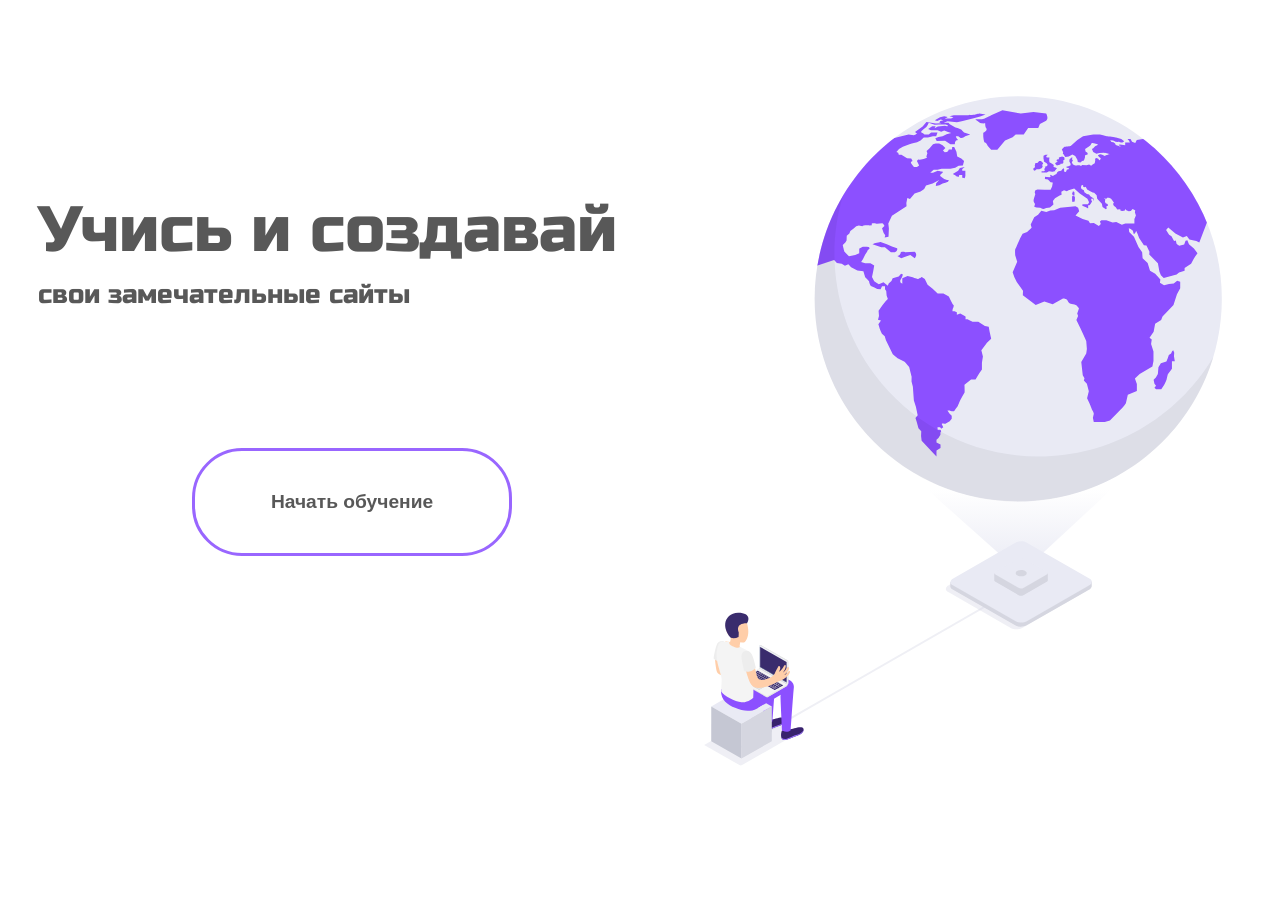
<file: index.html>
<!DOCTYPE html>
<html lang="ru">
    <head>
        <meta charset="utf-8">
        <meta name="viewport" content="width=device-width, initial-scale=1">
        <title>WebEducation</title> 
        <link rel="stylesheet" href="CSS/style.css">

        <meta name="Author" content="tearzday">

        <link rel="preconnect" href="https://fonts.gstatic.com">
        <link href="https://fonts.googleapis.com/css2?family=Russo+One&display=swap" rel="stylesheet">
    </head>
    <body>
        <main>
            <div class="h">
                <h1>Учись и создавай</h1>
                <h2>свои замечательные сайты</h2>
                <form action="coursers.html">
                    <button>Начать обучение</button>
                </form>
            </div>
            <div class="img">
                <img src="IMG/Web_SVG.svg" alt="Персонаж">
            </div>
            <div class="back"></div>
        </main>     
    </body>

</html>
</file>
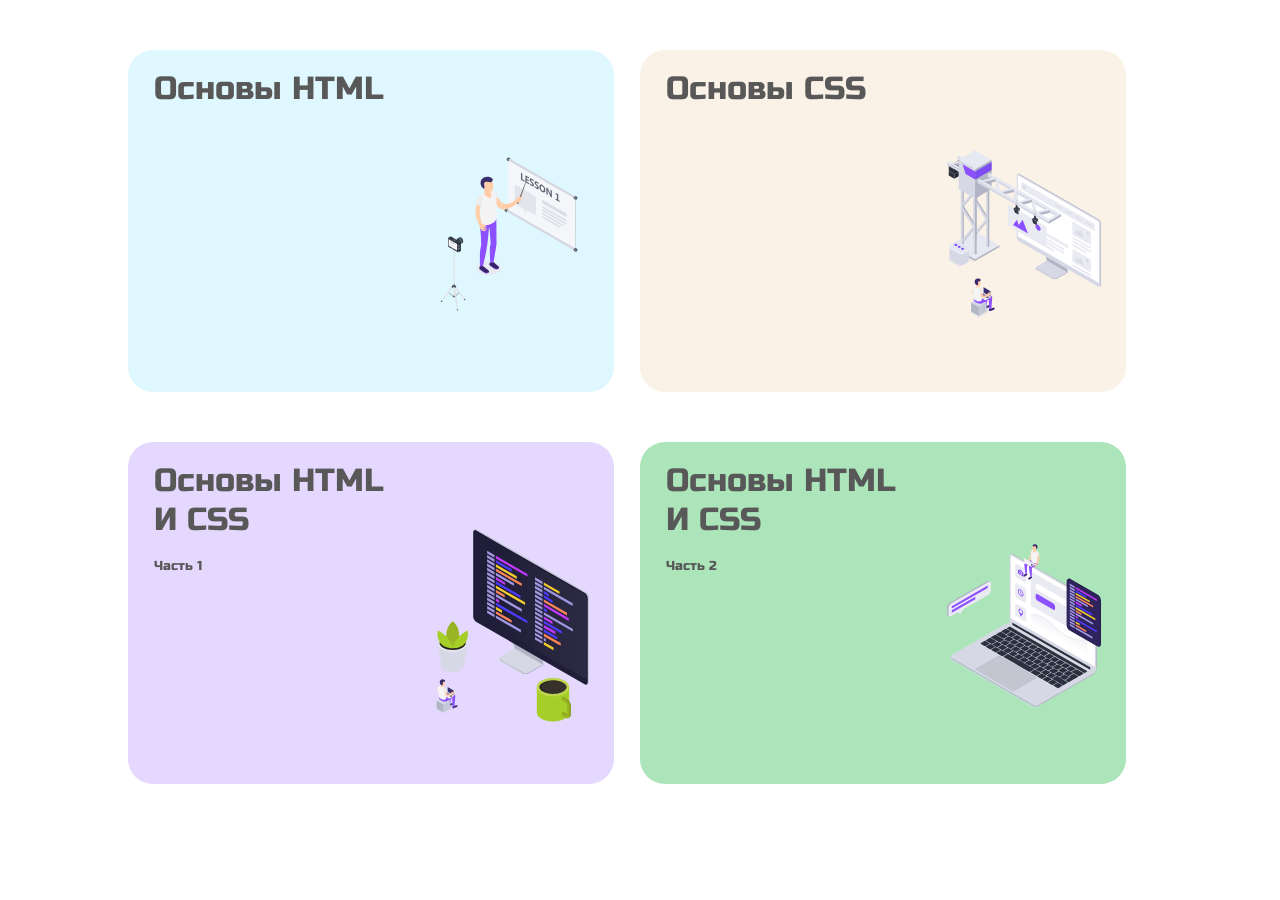
<file: coursers.html>
<!DOCTYPE html>
<html lang="ru">
    <head>
        <meta charset="utf-8">
        <meta name="viewport" content="width=device-width, initial-scale=1">
        <title>WebEducation</title> 
        <link rel="stylesheet" href="CSS/courserstyle.css">

        <link rel="preconnect" href="https://fonts.gstatic.com">
        <link href="https://fonts.googleapis.com/css2?family=Russo+One&display=swap" rel="stylesheet">
    </head>
    <body>
        <main>

            <!--1-ая строка карточек-->
            <div class="row1">
                <!--Карточка 1-->
                <a href="courser/BasicHTML/basichtml0.html"><article class="BasicsHTML">
                    <div class="text">
                        <h2>Основы HTML</h2>
                     </div>         
                    <img src="IMG/Card1.svg" alt="Изображение первой карточки">
                </article></a>

                <!--Карточка 2--> 
                <a href="courser/BasicCSS/basiccss1.html"><article class="BasicsCSS">
                    <div class="text">
                        <h2>Основы CSS</h2>
                    </div>
                    <img src="IMG/Card2.svg" alt="Изображение второй карточки">
                </article></a>
            </div>



            <!--2-ая строка карточек-->
            <div class="row2"> <!--Название классов изменить-->
                <!--Карточка 3-->
                <a href="courser/BasicHTMLCSS2/basichtmlcss1.html"><article class="BasicsHTMLCSS1">
                    <div class="text">
                        <h2>Основы HTML<br>
                            И CSS</h2>
                            <p>Часть 1</p>
                    </div>
                    <img src="IMG/Card3.svg" alt="Изображение третей карточки">
                </article></a>

                <!--Карточка 4-->
                <a href="courser/BasicHTMLCSS2/basichtmlcss2.html"><article class="BasicsHTMLCSS2">
                    <div class="text">
                        <h2>Основы HTML<br>
                            И CSS</h2>
                            <p>Часть 2</p>
                    </div>
                    <img src="IMG/Card4.svg" alt="Изображение четвертой карточки">
                </article></a>


            </div>
        </main>
    </body>

</html>
</file>
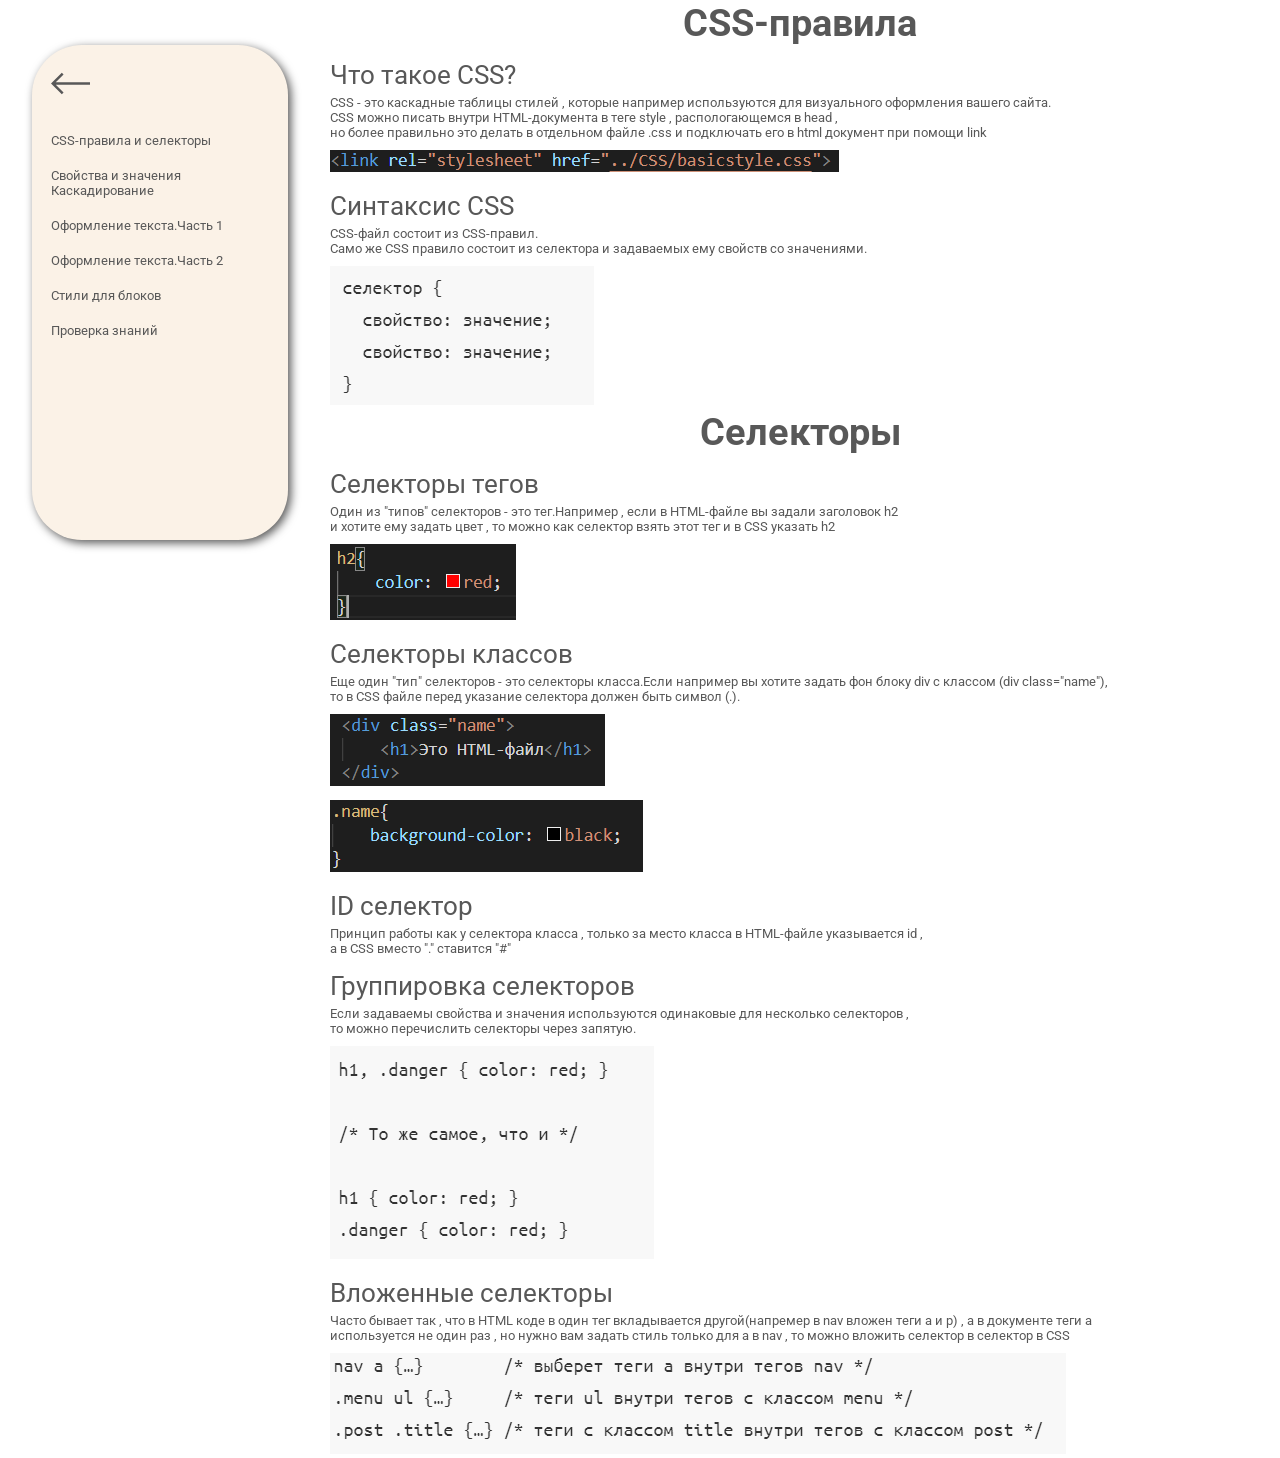
<file: courser/BasicCSS/basiccss1.html>
<!DOCTYPE html>
<html lang="ru">
    <head>
        <meta charset="utf-8">
        <meta name="viewport" content="width=device-width, initial-scale=1">
        <title>Основы HTML</title> 
        <link rel="stylesheet" href="../CSS/basicstyle.css">

        <link rel="preconnect" href="https://fonts.gstatic.com">
        <link href="https://fonts.googleapis.com/css2?family=Russo+One&display=swap" rel="stylesheet">

        <link rel="preconnect" href="https://fonts.gstatic.com">
        <link href="https://fonts.googleapis.com/css2?family=Roboto:wght@300;700&display=swap" rel="stylesheet">
    </head>
    <body>
        <div class="all">
            <aside class="acss">
                <a href="../../coursers.html" class="t7"><img src="IMG/iconback.svg" alt=""></a>
                <ul>
                    <!--В структуре указать про закрывающиеся и не теги и про блочные и строчные-->
                    <a href="basiccss1.html" class="t8" ><li>CSS-правила и селекторы</li></a>
                    <a href="basiccss2.html" class="t9"><li>Свойства и значения<br>
                        Каскадирование</li></a>
                    <a href="basiccss3.html" class="t10"><li>Оформление текста.Часть 1</li></a>
                    <a href="basiccss4.html" class="t11"><li>Оформление текста.Часть 2</li></a>
                    <a href="basiccss5.html" class="t12"><li>Стили для блоков</li></a>
                    <a href="test2.html" class="t13"><li>Проверка знаний</li></a>
                </ul>
            </aside>

            <main>
            <section class="info">

                <!--CSS-правила-->
                <h1>CSS-правила</h1>
                <dl>
                    <dt>Что такое CSS?</dt>
                    <dd>CSS - это каскадные таблицы стилей , которые например используются для визуального оформления вашего сайта.
                        <br>CSS можно писать внутри HTML-документа в теге style , распологающемся в head ,
                        <br>но более правильно это делать в отдельном файле .css и подключать его в html документ при помощи link</dd>
                    <img src="IMG/linkcss.png" alt="Подключение файла css">

                    <dt>Cинтаксис CSS</dt>
                    <dd>CSS-файл состоит из CSS-правил.
                        <br>Само же CSS правило состоит из селектора и задаваемых ему свойств со значениями. </dd>
                    <img src="IMG/sint.png" alt="Синтаксис файла css">
                </dl>


                  <!--heDER FOOTER MAIN-->

                <h2>Селекторы</h2>
                <dl>
                    <dt>Селекторы тегов</dt>
                    <dd>Один из "типов" селекторов - это тег.Например , если в HTML-файле вы задали заголовок h2
                        <br>и хотите ему задать цвет , то можно как селектор взять этот тег и в CSS указать h2
                    </dd>
                    <img src="IMG/tegsel.png" alt="Использование тега как селектора">

                    <dt>Селекторы классов</dt>
                    <dd>Еще один "тип" селекторов - это селекторы класса.Если например вы хотите задать фон блоку div с классом (div class="name"),
                        <br> то в CSS файле перед указание селектора должен быть символ (.).
                    </dd>
                    <img src="IMG/classsel2.png" alt="Использование тега как класс">
                    <br> <img src="IMG/classsel1.png" alt="Html код">


                    <dt>ID селектор</dt>
                    <dd>Принцип работы как у селектора класса , только за место класса в HTML-файле указывается id ,
                        <br>а в CSS вместо "." ставится "#" </dd>

                    <dt>Группировка селекторов</dt>
                    <dd>Если задаваемы свойства и значения используются одинаковые для несколько селекторов ,
                        <br> то можно перечислить селекторы через запятую.
                    </dd>
                    <img src="IMG/spissel.png" alt="Группировка селекторов">

                    <dt>Вложенные селекторы</dt>
                    <dd>Часто бывает так , что в HTML коде в один тег вкладывается другой(напремер в nav вложен теги а и p) , а в документе теги а
                        <br>используется не один раз , но нужно вам задать стиль только для a в nav , то можно вложить селектор в селектор в CSS
                    </dd>
                    <img src="IMG/vloz.png" alt="Вложенные селекторы">
                </dl>
            </div>
            </main>

        </div>
    </body>
</html>
</file>
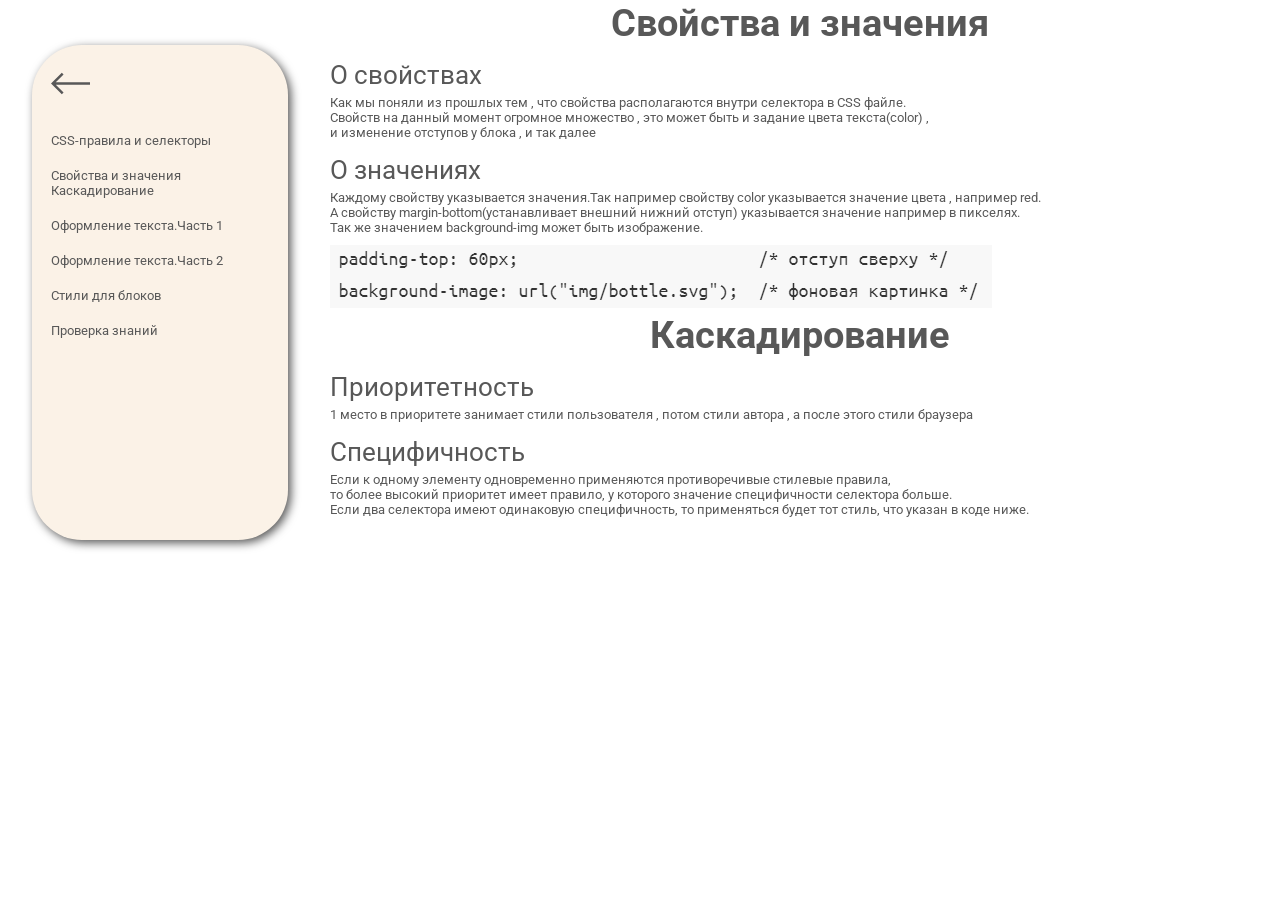
<file: courser/BasicCSS/basiccss2.html>
<!DOCTYPE html>
<html lang="ru">
    <head>
        <meta charset="utf-8">
        <meta name="viewport" content="width=device-width, initial-scale=1">
        <title>Основы HTML</title> 
        <link rel="stylesheet" href="../CSS/basicstyle.css">

        <link rel="preconnect" href="https://fonts.gstatic.com">
        <link href="https://fonts.googleapis.com/css2?family=Russo+One&display=swap" rel="stylesheet">

        <link rel="preconnect" href="https://fonts.gstatic.com">
        <link href="https://fonts.googleapis.com/css2?family=Roboto:wght@300;700&display=swap" rel="stylesheet">
    </head>
    <body>
        <div class="all">
            <aside class="acss">
                <a href="../../coursers.html" class="t7"><img src="IMG/iconback.svg" alt=""></a>
                <ul>
                    <!--В структуре указать про закрывающиеся и не теги и про блочные и строчные-->
                    <a href="basiccss1.html" class="t8" ><li>CSS-правила и селекторы</li></a>
                    <a href="basiccss2.html" class="t9"><li>Свойства и значения<br>
                        Каскадирование</li></a>
                    <a href="basiccss3.html" class="t10"><li>Оформление текста.Часть 1</li></a>
                    <a href="basiccss4.html" class="t11"><li>Оформление текста.Часть 2</li></a>
                    <a href="basiccss5.html" class="t12"><li>Стили для блоков</li></a>
                    <a href="test2.html" class="t13"><li>Проверка знаний</li></a>
                </ul>
            </aside>

            <main>
            <section class="info">

                <!--Свойства и значения-->
                <h1>Свойства и значения</h1>
                <dl>
                    <dt>О свойствах</dt>
                    <dd>Как мы поняли из прошлых тем , что свойства располагаются внутри селектора в CSS файле.
                        <br>Свойств на данный момент огромное множество , это может быть и задание цвета текста(color) ,
                        <br>и изменение отступов у блока , и так далее
                    </dd>

                    <dt>О значениях</dt>
                    <dd>Каждому свойству указывается значения.Так например свойству color указывается значение цвета , например red.
                        <br>А свойству margin-bottom(устанавливает внешний нижний отступ) указывается значение например в пикселях.
                        <br>Так же значением background-img может быть изображение. </dd>
                    <img src="IMG/svzn.png" alt="Задание свойства и значения">
                </dl>


                  <!--кАСКАДИРОАНИЕ-->

                <h2>Каскадирование</h2>
                <dl>
                    <dt>Приоритетность</dt>
                    <dd>1 место в приоритете занимает стили пользователя , потом стили автора , а после этого стили браузера
                    </dd>

                    <dt>Специфичность</dt>
                    <dd>Если к одному элементу одновременно применяются противоречивые стилевые правила,
                        <br> то более высокий приоритет имеет правило, у которого значение специфичности селектора больше.
                        <br>Если два селектора имеют одинаковую специфичность, то применяться будет тот стиль, что указан в коде ниже.
                    </dd>
                </dl>
            </div>
            </main>

        </div>
    </body>
</html>
</file>
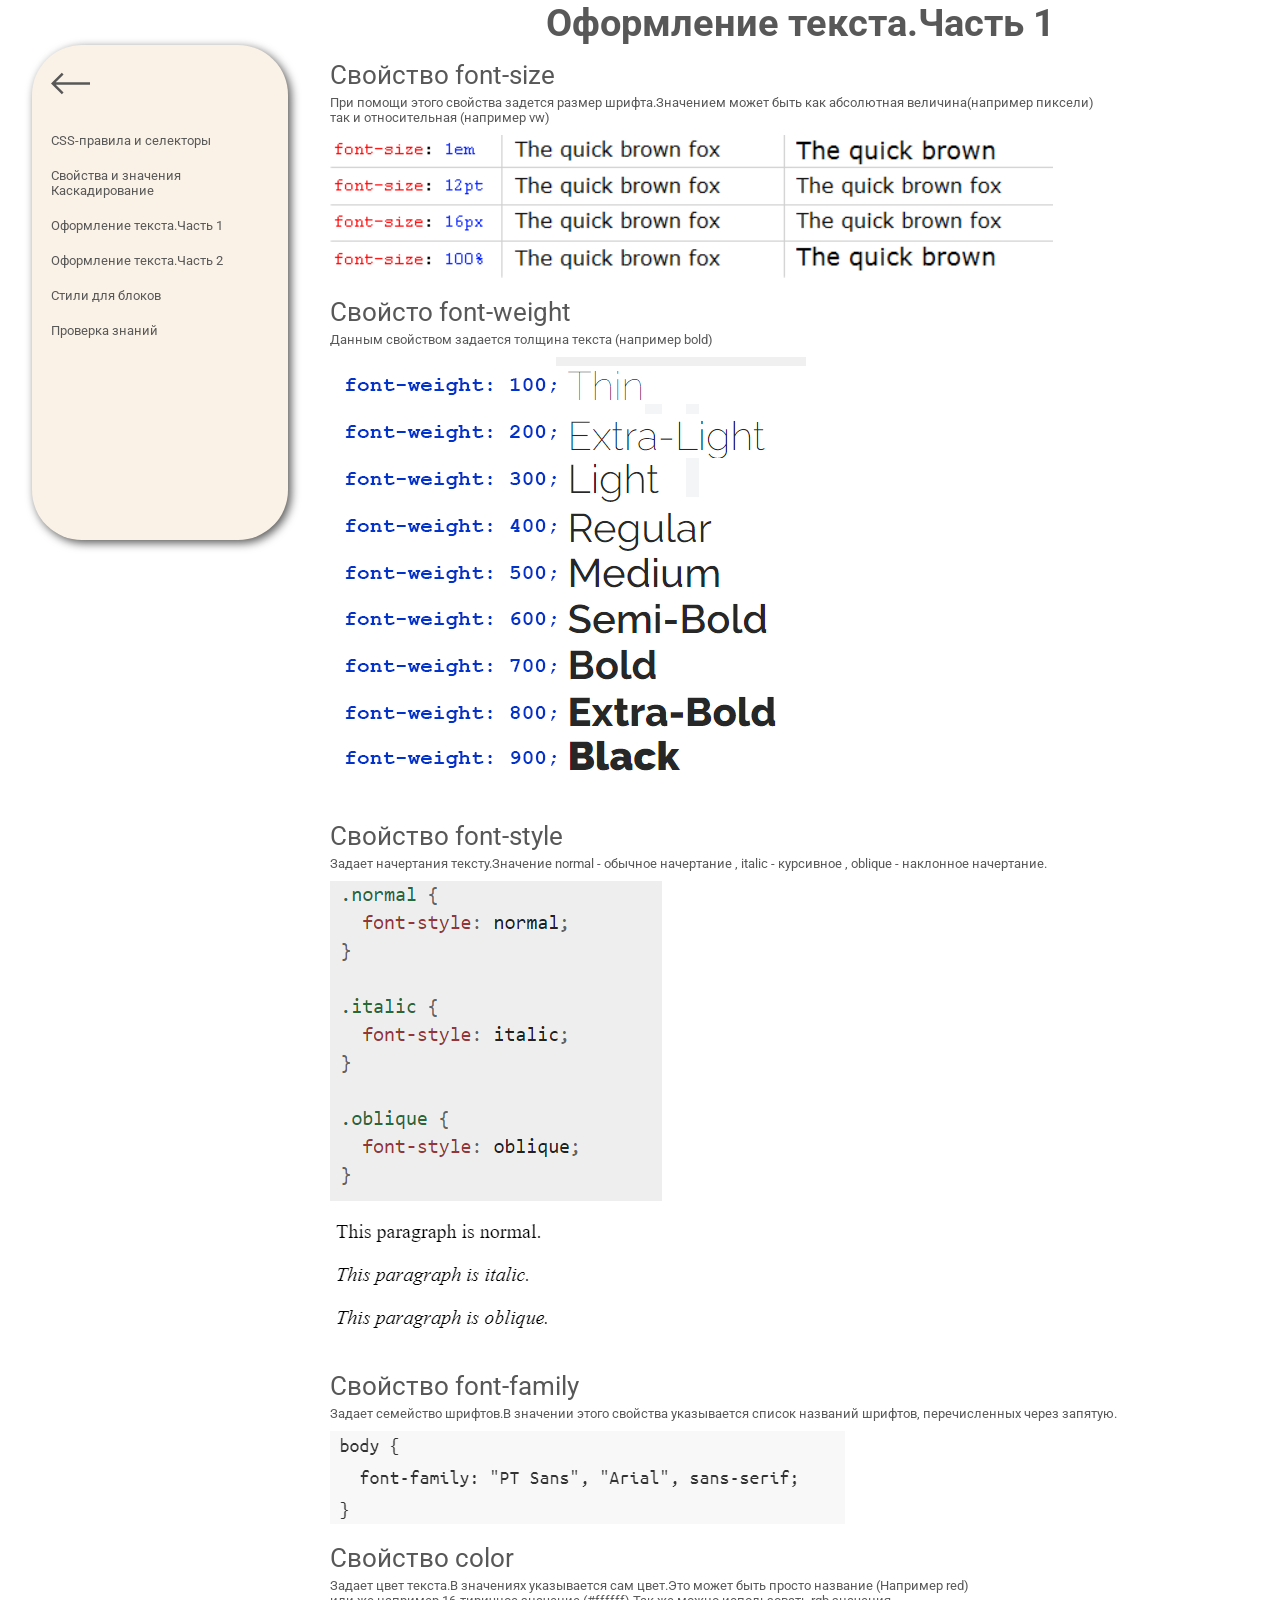
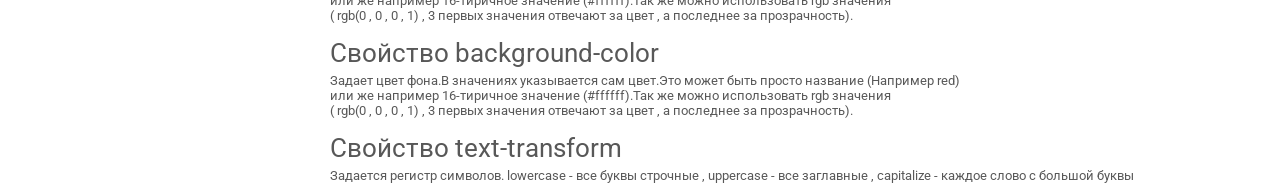
<file: courser/BasicCSS/basiccss3.html>
<!DOCTYPE html>
<html lang="ru">
    <head>
        <meta charset="utf-8">
        <meta name="viewport" content="width=device-width, initial-scale=1">
        <title>Основы HTML</title> 
        <link rel="stylesheet" href="../CSS/basicstyle.css">

        <link rel="preconnect" href="https://fonts.gstatic.com">
        <link href="https://fonts.googleapis.com/css2?family=Russo+One&display=swap" rel="stylesheet">

        <link rel="preconnect" href="https://fonts.gstatic.com">
        <link href="https://fonts.googleapis.com/css2?family=Roboto:wght@300;700&display=swap" rel="stylesheet">
    </head>
    <body>
        <div class="all">
            <aside class="acss">
                <a href="../../coursers.html" class="t7"><img src="IMG/iconback.svg" alt=""></a>
                <ul>
                    <!--В структуре указать про закрывающиеся и не теги и про блочные и строчные-->
                    <a href="basiccss1.html" class="t8" ><li>CSS-правила и селекторы</li></a>
                    <a href="basiccss2.html" class="t9"><li>Свойства и значения<br>
                        Каскадирование</li></a>
                    <a href="basiccss3.html" class="t10"><li>Оформление текста.Часть 1</li></a>
                    <a href="basiccss4.html" class="t11"><li>Оформление текста.Часть 2</li></a>
                    <a href="basiccss5.html" class="t12"><li>Стили для блоков</li></a>
                    <a href="test2.html" class="t13"><li>Проверка знаний</li></a>
                </ul>
            </aside>

            <main>
            <section class="info">

                <!--Оформление текста.Часть 1-->
                <h1>Оформление текста.Часть 1</h1>
                <dl>
                    <dt>Свойство font-size</dt>
                    <dd>При помощи этого свойства задется размер шрифта.Значением может быть как абсолютная величина(например пиксели)
                        <br> так и относительная (например vw)
                    </dd>
                    <img src="IMG/fs.png" alt="Задается размер шрифта">

                    <dt>Свойсто font-weight</dt>
                    <dd>Данным свойством задается толщина текста (например bold) </dd>
                    <img src="IMG/fw.png" alt="Задается толщина шрифта">

                    <dt>Свойство font-style</dt>
                    <dd>Задает начертания тексту.Значение normal - обычное начертание , italic - курсивное , oblique - наклонное начертание.
                    </dd>
                    <img src="IMG/fst1.png" alt="Задается стиль">
                    <br><img src="IMG/fst2.png" alt="Задается стиль">

                    <dt>Свойство font-family</dt>
                    <dd>Задает семейство шрифтов.В значении этого свойства указывается список названий шрифтов, перечисленных через запятую.
                    </dd>
                    <img src="IMG/ff.png" alt="Задается семейство шрифтов">

                    <dt>Свойство color</dt>
                    <dd>Задает цвет текста.В значениях указывается сам цвет.Это может быть просто название (Например red)
                        <br>или же например 16-тиричное значение (#ffffff).Так же можно использовать rgb значения
                        <br> ( rgb(0 , 0 , 0 , 1) , 3 первых значения отвечают за цвет , а последнее за прозрачность).
                    </dd>

                    <dt>Свойство  background-color</dt>
                    <dd>Задает цвет фона.В значениях указывается сам цвет.Это может быть просто название (Например red)
                        <br>или же например 16-тиричное значение (#ffffff).Так же можно использовать rgb значения
                        <br> ( rgb(0 , 0 , 0 , 1) , 3 первых значения отвечают за цвет , а последнее за прозрачность).
                    </dd>

                    <dt>Свойство  text-transform</dt>
                    <dd>Задается регистр символов. lowercase - все буквы строчные , uppercase - все заглавные , capitalize - каждое слово с большой буквы
                    </dd>
                </dl>
            </div>
            </main>

        </div>
    </body>
</html>
</file>
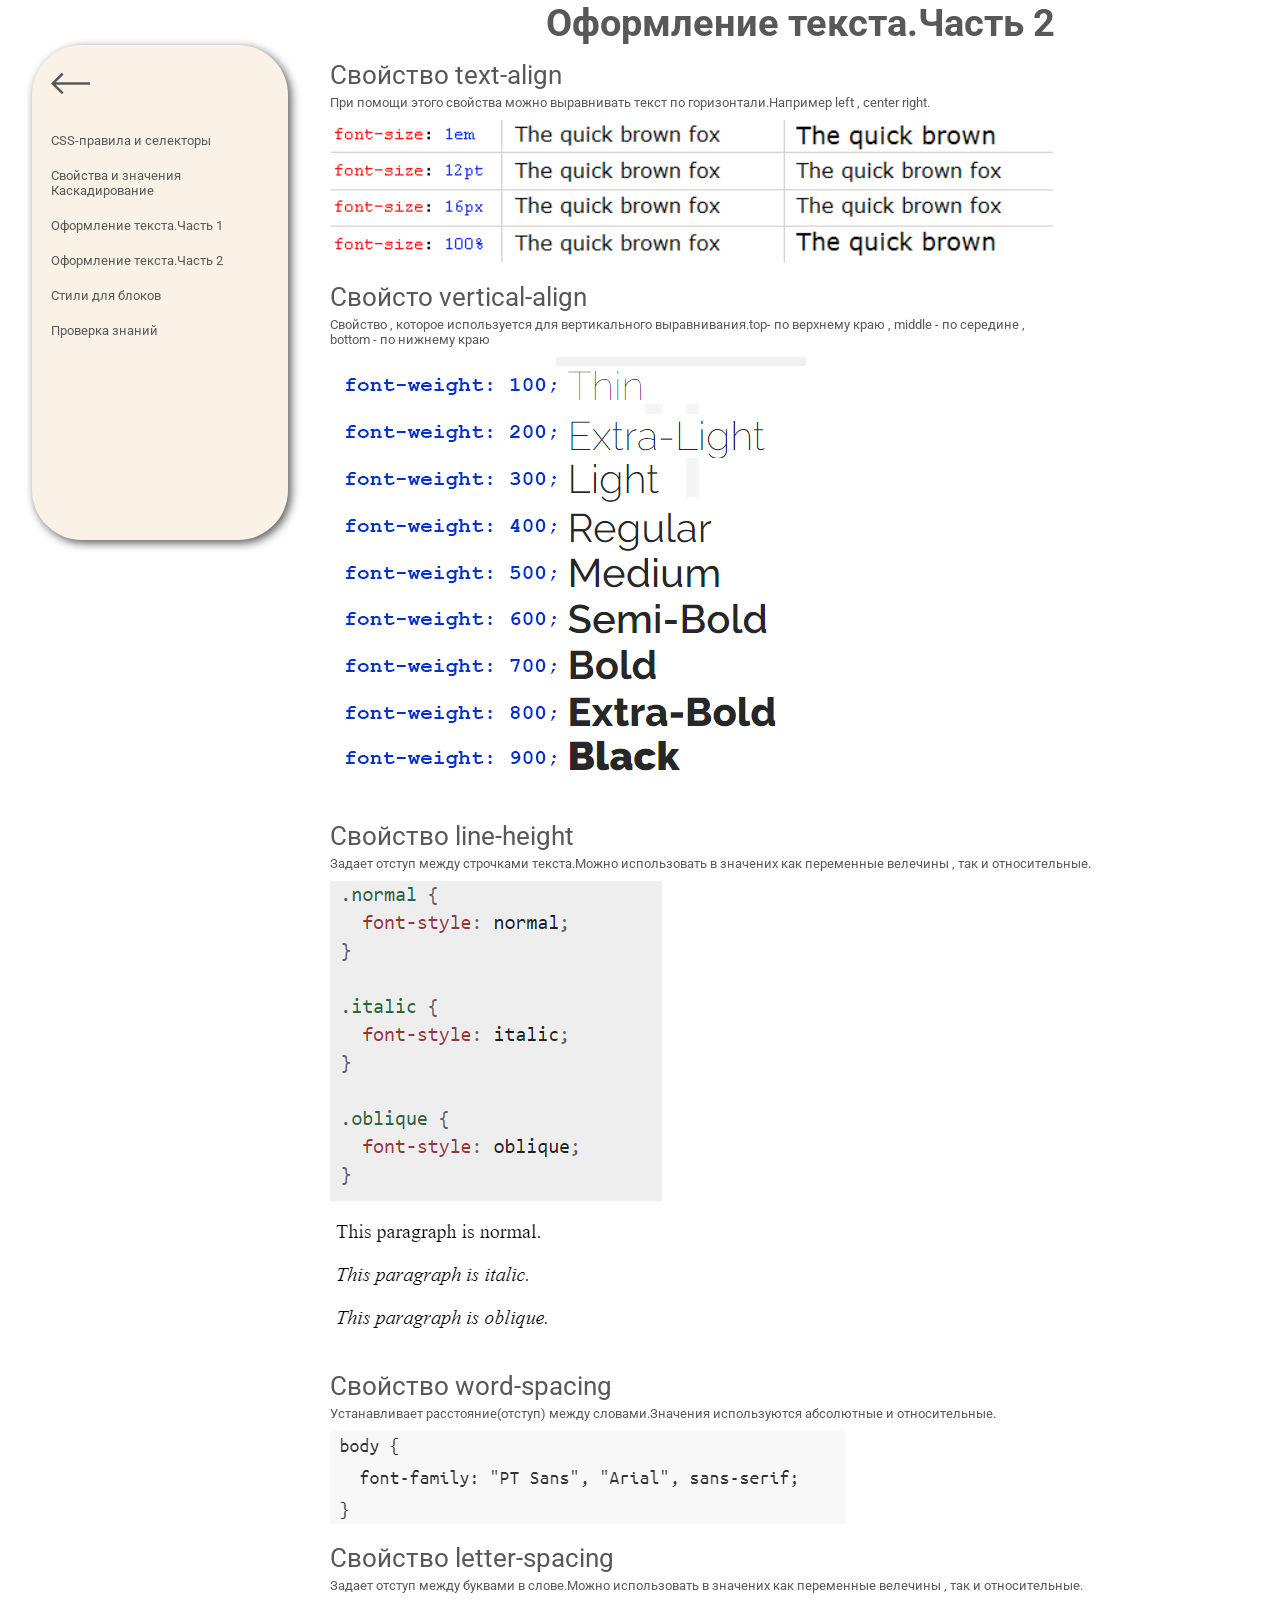
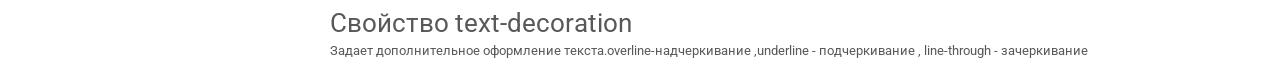
<file: courser/BasicCSS/basiccss4.html>
<!DOCTYPE html>
<html lang="ru">
    <head>
        <meta charset="utf-8">
        <meta name="viewport" content="width=device-width, initial-scale=1">
        <title>Основы HTML</title> 
        <link rel="stylesheet" href="../CSS/basicstyle.css">

        <link rel="preconnect" href="https://fonts.gstatic.com">
        <link href="https://fonts.googleapis.com/css2?family=Russo+One&display=swap" rel="stylesheet">

        <link rel="preconnect" href="https://fonts.gstatic.com">
        <link href="https://fonts.googleapis.com/css2?family=Roboto:wght@300;700&display=swap" rel="stylesheet">
    </head>
    <body>
        <div class="all">
            <aside class="acss">
                <a href="../../coursers.html" class="t7"><img src="IMG/iconback.svg" alt=""></a>
                <ul>
                    <!--В структуре указать про закрывающиеся и не теги и про блочные и строчные-->
                    <a href="basiccss1.html" class="t8" ><li>CSS-правила и селекторы</li></a>
                    <a href="basiccss2.html" class="t9"><li>Свойства и значения<br>
                        Каскадирование</li></a>
                    <a href="basiccss3.html" class="t10"><li>Оформление текста.Часть 1</li></a>
                    <a href="basiccss4.html" class="t11"><li>Оформление текста.Часть 2</li></a>
                    <a href="basiccss5.html" class="t12"><li>Стили для блоков</li></a>
                    <a href="test2.html" class="t13"><li>Проверка знаний</li></a>
                </ul>
            </aside>

            <main>
            <section class="info">

                <!--Оформление текста.Часть 2-->
                <h1>Оформление текста.Часть 2</h1>
                <dl>
                    <dt>Свойство text-align</dt>
                    <dd>При помощи этого свойства можно выравнивать текст по горизонтали.Например left , center right.
                    </dd>
                    <img src="IMG/fs.png" alt="Задается размер шрифта">

                    <dt>Свойсто vertical-align</dt>
                    <dd>Свойство , которое используется для вертикального выравнивания.top- по верхнему краю , middle - по середине ,
                        <br> bottom - по нижнему краю 
                    </dd>
                    <img src="IMG/fw.png" alt="Задается толщина шрифта">

                    <dt>Свойство line-height</dt>
                    <dd>Задает отступ между строчками текста.Можно использовать в значених как переменные велечины , так и относительные.
                    </dd>
                    <img src="IMG/fst1.png" alt="Задается стиль">
                    <br><img src="IMG/fst2.png" alt="Задается стиль">

                    <dt>Свойство word-spacing</dt>
                    <dd>Устанавливает расстояние(отступ) между словами.Значения используются абсолютные и относительные.
                    </dd>
                    <img src="IMG/ff.png" alt="Задается семейство шрифтов">

                    <dt>Свойство letter-spacing</dt>
                    <dd>Задает отступ между буквами в слове.Можно использовать в значених как переменные велечины , так и относительные.
                    </dd>

                    <dt>Свойство  text-decoration</dt>
                    <dd>Задает дополнительное оформление текста.overline-надчеркивание ,underline - подчеркивание , line-through - зачеркивание
                    </dd>
                </dl>
            </div>
            </main>

        </div>
    </body>
</html>
</file>
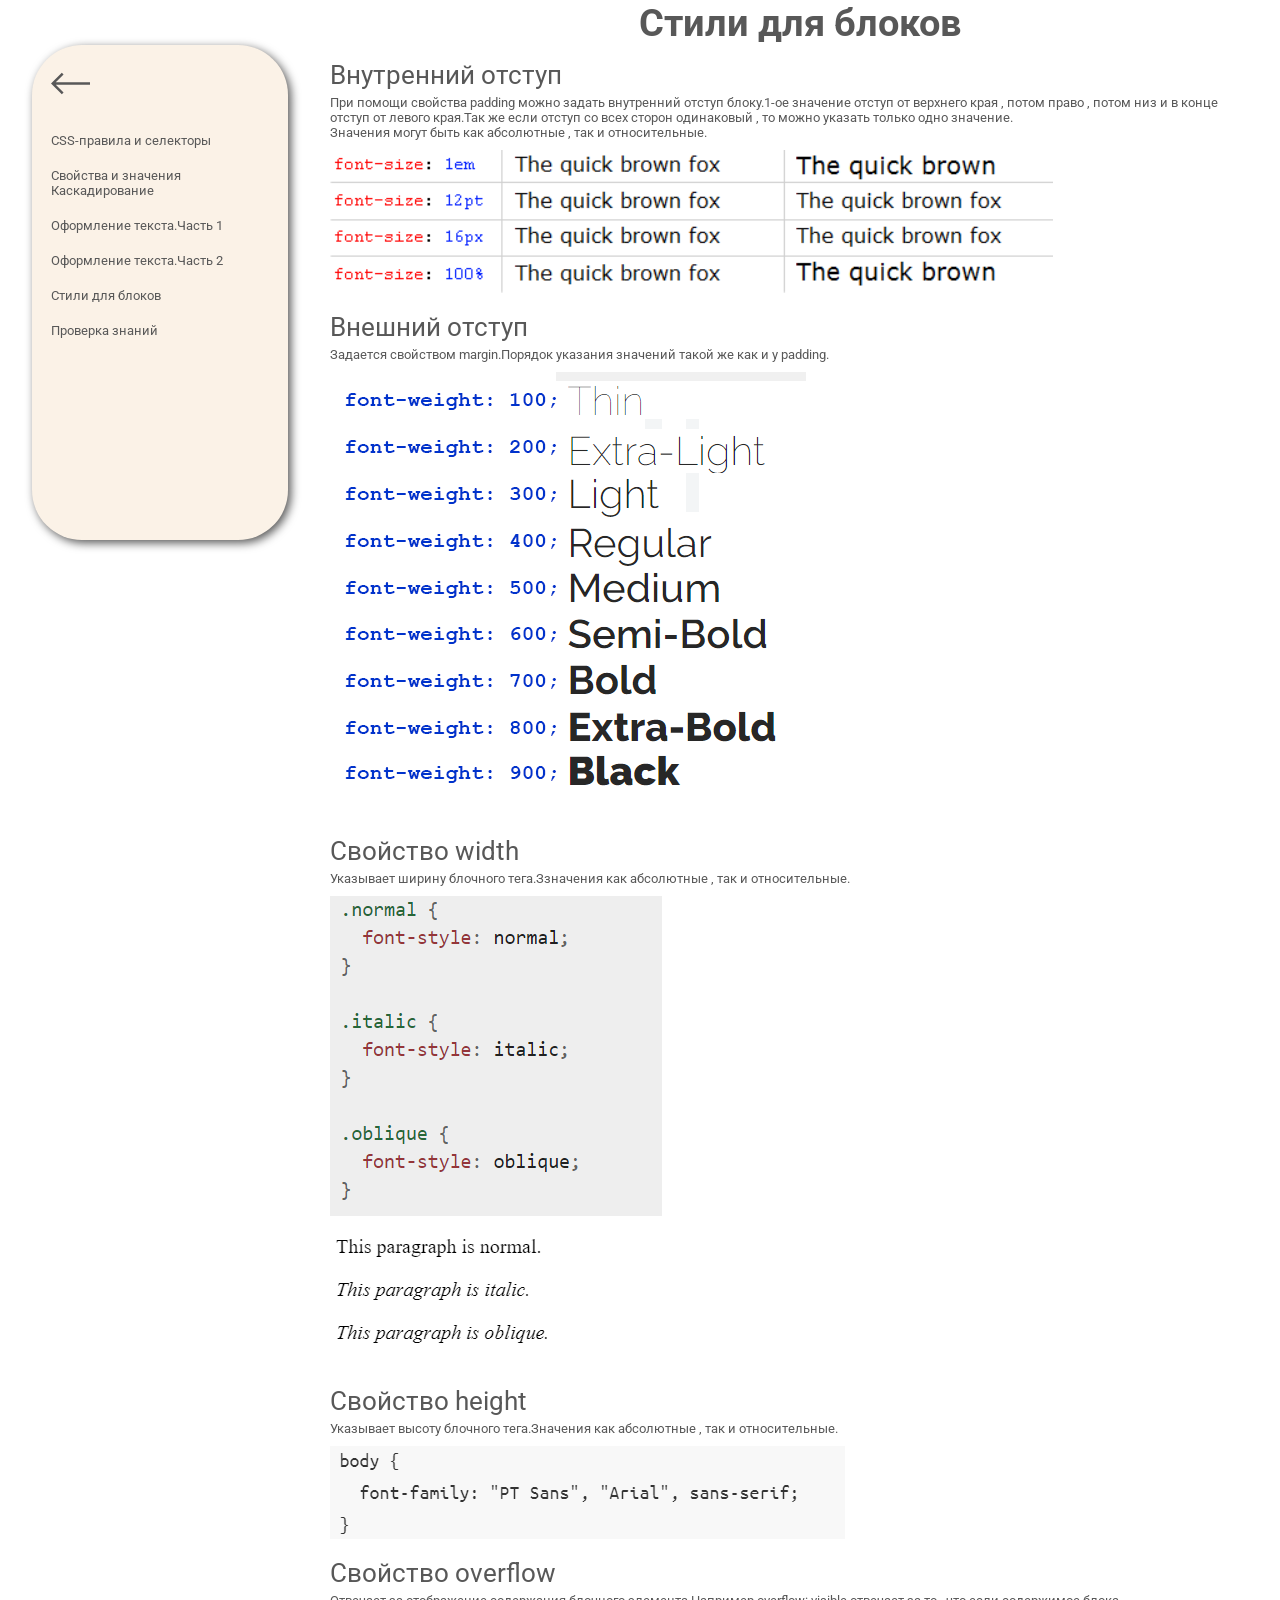
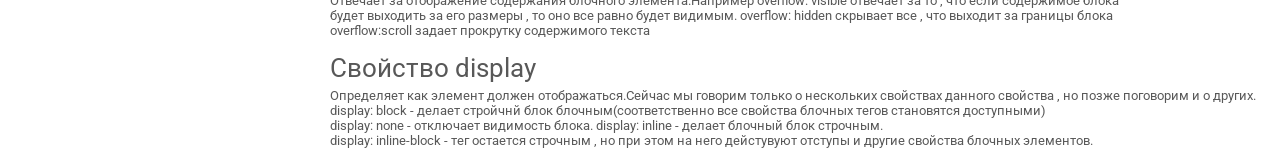
<file: courser/BasicCSS/basiccss5.html>
<!DOCTYPE html>
<html lang="ru">
    <head>
        <meta charset="utf-8">
        <meta name="viewport" content="width=device-width, initial-scale=1">
        <title>Основы HTML</title> 
        <link rel="stylesheet" href="../CSS/basicstyle.css">

        <link rel="preconnect" href="https://fonts.gstatic.com">
        <link href="https://fonts.googleapis.com/css2?family=Russo+One&display=swap" rel="stylesheet">

        <link rel="preconnect" href="https://fonts.gstatic.com">
        <link href="https://fonts.googleapis.com/css2?family=Roboto:wght@300;700&display=swap" rel="stylesheet">
    </head>
    <body>
        <div class="all">
            <aside class="acss">
                <a href="../../coursers.html" class="t7"><img src="IMG/iconback.svg" alt=""></a>
                <ul>
                    <!--В структуре указать про закрывающиеся и не теги и про блочные и строчные-->
                    <a href="basiccss1.html" class="t8" ><li>CSS-правила и селекторы</li></a>
                    <a href="basiccss2.html" class="t9"><li>Свойства и значения<br>
                        Каскадирование</li></a>
                    <a href="basiccss3.html" class="t10"><li>Оформление текста.Часть 1</li></a>
                    <a href="basiccss4.html" class="t11"><li>Оформление текста.Часть 2</li></a>
                    <a href="basiccss5.html" class="t12"><li>Стили для блоков</li></a>
                    <a href="test2.html" class="t13"><li>Проверка знаний</li></a>
                </ul>
            </aside>

            <main>
            <section class="info">

                <!--Стили для блоков-->
                <h1>Стили для блоков</h1>
                <dl>
                    <dt>Внутренний отступ</dt>
                    <dd>При помощи свойства padding можно задать внутренний отступ блоку.1-ое значение отступ от верхнего края , потом право , потом низ и в конце
                        <br>отступ от левого края.Так же если отступ со всех сторон одинаковый , то можно указать только одно значение.
                        <br>Значения могут быть как абсолютные , так и относительные.
                    </dd>
                    <img src="IMG/fs.png" alt="Задается размер шрифта">

                    <dt>Внешний отступ</dt>
                    <dd>Задается свойством margin.Порядок указания значений такой же как и у padding.
                    </dd>
                    <img src="IMG/fw.png" alt="Задается толщина шрифта">

                    <dt>Свойство width</dt>
                    <dd>Указывает ширину блочного тега.Ззначения как абсолютные , так и относительные.
                    </dd>
                    <img src="IMG/fst1.png" alt="Задается стиль">
                    <br><img src="IMG/fst2.png" alt="Задается стиль">

                    <dt>Свойство height</dt>
                    <dd>Указывает высоту блочного тега.Значения как абсолютные , так и относительные.
                    </dd>
                    <img src="IMG/ff.png" alt="Задается семейство шрифтов">

                    <dt>Свойство overflow</dt>
                    <dd>Отвечает за отображение содержания блочного элемента.Например overflow: visible отвечает за то , что если содержимое блока
                        <br> будет выходить за его размеры , то оно все равно будет видимым. overflow: hidden скрывает все , что выходит за границы блока
                        <br> overflow:scroll задает прокрутку содержимого текста
                    </dd>

                    <dt>Свойство  display</dt>
                    <dd>Определяет как элемент должен отображаться.Сейчас мы говорим только о нескольких свойствах данного свойства , но позже поговорим и о других.
                        <br> display: block - делает стройчнй блок блочным(соответственно все свойства блочных тегов становятся доступными)
                        <br> display: none - отключает видимость блока. display: inline - делает блочный блок строчным.
                        <br> display: inline-block - тег остается строчным , но при этом на него дейстувуют отступы и другие свойства блочных элементов.
                    </dd>
                </dl>
            </div>
            </main>

        </div>
    </body>
</html>
</file>
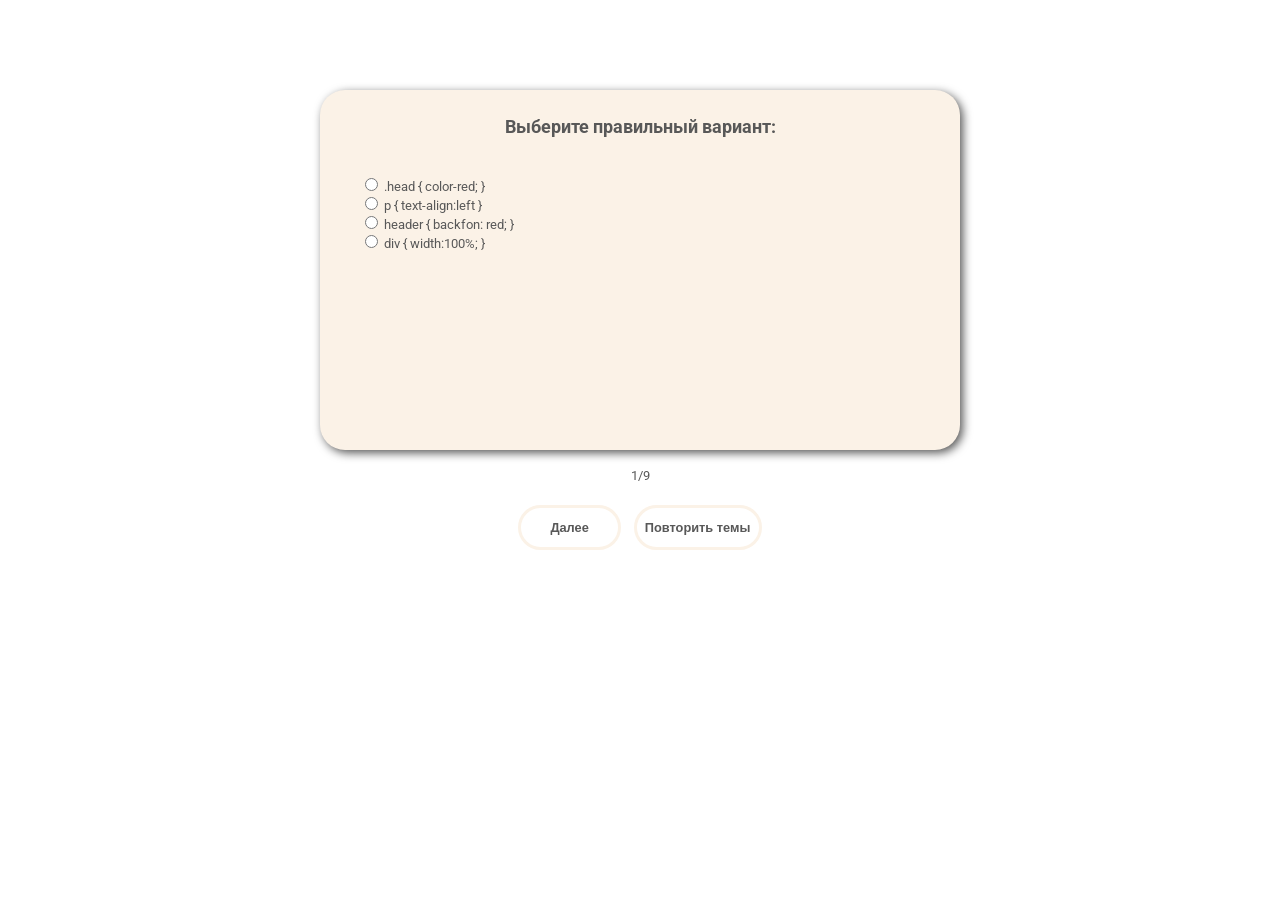
<file: courser/BasicCSS/test2.html>
<!DOCTYPE html>
<html lang="ru">
    <head>
        <meta charset="utf-8">
        <meta name="viewport" content="width=device-width, initial-scale=1">      
        <link rel="stylesheet" href="teststyle2.css">

        <link rel="preconnect" href="https://fonts.gstatic.com">
        <link href="https://fonts.googleapis.com/css2?family=Russo+One&display=swap" rel="stylesheet">

        <link rel="preconnect" href="https://fonts.gstatic.com">
        <link href="https://fonts.googleapis.com/css2?family=Roboto:wght@300;700&display=swap" rel="stylesheet">
    </head>
    <body>
        <div class="test" id="test">
            <!--Блок с вопросами-->
            <div class="test-questions" id="questions">
                <!--<div class="test-questions-item">  Блок с элементами

                    <div class="test-questions-item_question">Вопрос 1</div> Блок с вопросом
                    <ul class="test-questions-item_answers">  Блок с ответом
                        <li>
                            <label>
                                <input type="radio" name="q1">
                                Ответ 1
                            </label>
                        </li>

                        <li>
                            <label>
                                <input type="radio" name="q1">
                                Ответ 2
                            </label>
                        </li>
                    </ul>
                </div>-->
            </div>

            <!--Блок с индикаторами(кол-во отвеченных вопросов и всего)-->
            <div class="test-indicator" id="indicator">1/10</div>


            <!--Блок с результатами-->
            <div class="test-results" id="results">
                <div class="test-results-item"><!--Блок с результатами-->

                    <div class="test-results-item_question">Вопрос 1</div><!--Блок с вопросом-->
                    <ul class="test-results-item_answers"><!--Блок с ответом-->
                        <li>Ответ 1</li>
                        <li>Ответ 2</li>
                    </ul>
                </div>
            </div>

            
            <!--Блок с кнопками-->
            <div class="test-controls">
                <button class="btn-next" id="btn-next" disabled>Далее</button><!--Кнопка переход к след вопросу-->
                <button class="btn-restart" id="btn-restart">С начала</button><!--Скорее всего уберем ее.Должна появляться в конце теста-->
                <form action="basiccss1.html">
                <button class="btn-tema">Повторить темы</button>
            </form>
            </div>


        </div>

        <script src="scripts2.js"></script>
    </body>

</html>
</file>
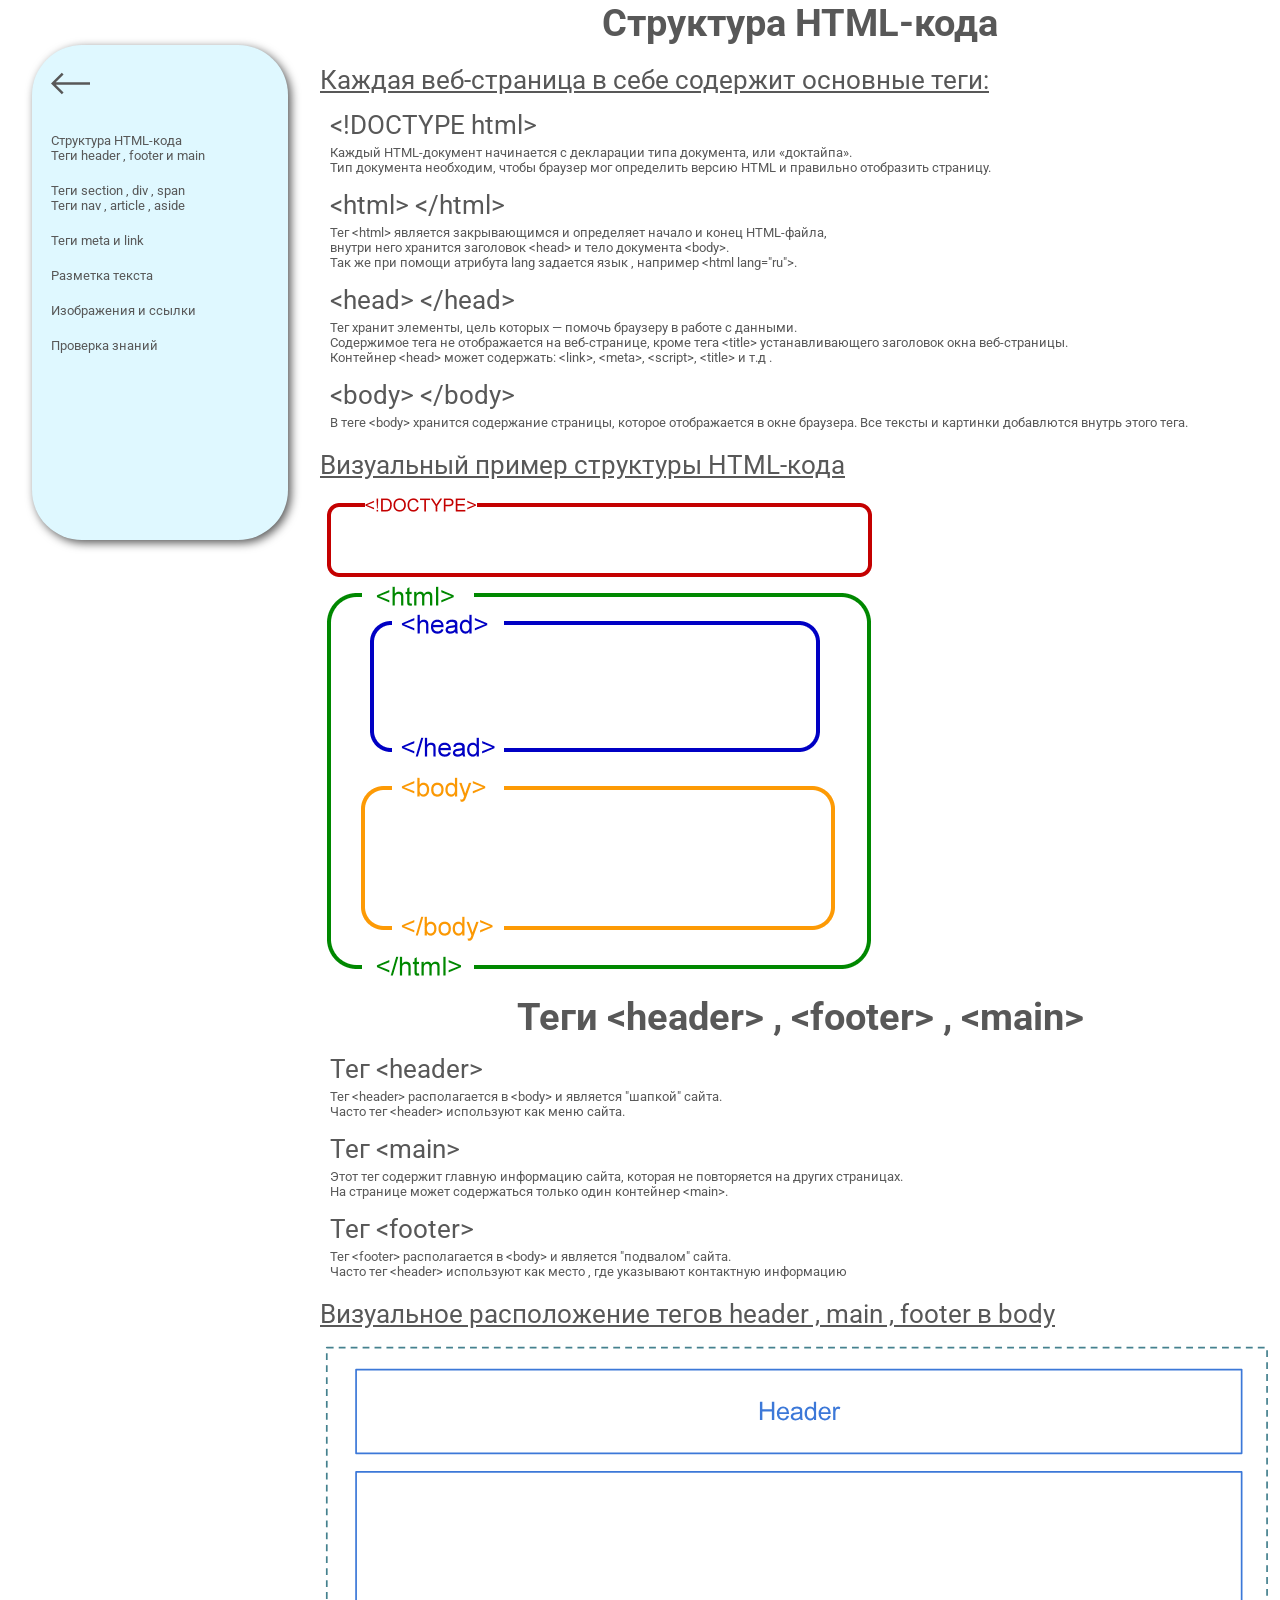
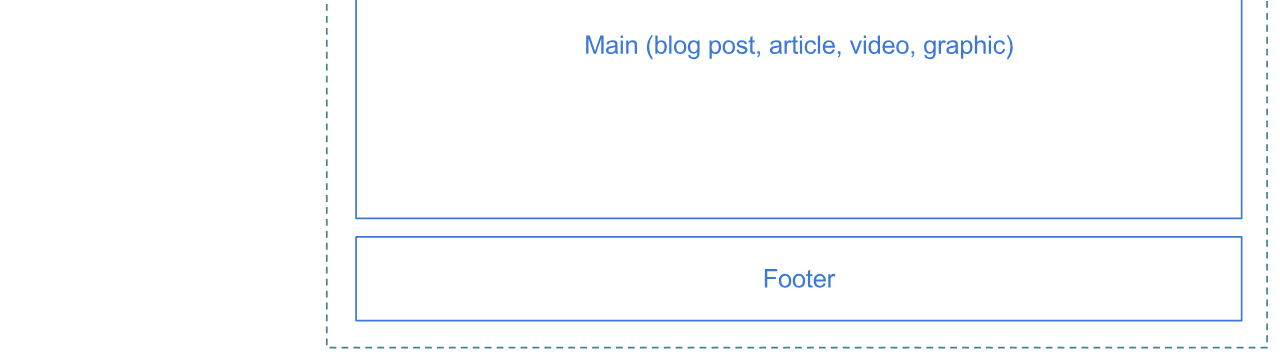
<file: courser/BasicHTML/basichtml0.html>
<!DOCTYPE html>
<html lang="ru">
    <head>
        <meta charset="utf-8">
        <meta name="viewport" content="width=device-width, initial-scale=1">
        <title>Основы HTML</title> 
        <link rel="stylesheet" href="../CSS/basicstyle.css">

        <link rel="preconnect" href="https://fonts.gstatic.com">
        <link href="https://fonts.googleapis.com/css2?family=Russo+One&display=swap" rel="stylesheet">

        <link rel="preconnect" href="https://fonts.gstatic.com">
        <link href="https://fonts.googleapis.com/css2?family=Roboto:wght@300;700&display=swap" rel="stylesheet">
    </head>
    <body>
        <section class="all">
            <aside class="ahtml">
                <a href="../../coursers.html" class="t0"><img src="IMG/iconback.svg" alt=""></a>
                <ul>
                    <!--В структуре указать про закрывающиеся и не теги и про блочные и строчные-->
                    <a href="basichtml0.html" class="t1" ><li>Структура HTML-кода<br>
                        Теги header , footer и main</li></a>
                    <a href="basichtml1.html" class="t2"><li>Теги section , div , span<br>
                        Теги nav , article , aside</li></a>
                    <a href="basichtml2.html" class="t3"><li>Теги meta и link</li></a>
                    <a href="basichtml3.html" class="t4"><li>Разметка текста</li></a>
                    <a href="basichtml4.html" class="t5"><li>Изображения и ссылки</li></a>
                    <a href="test1.html" class="t6"><li>Проверка знаний</li></a>
                </ul>
            </aside>

            <main>
            <section class="info">


                <!--Структура HTML-кода-->
                <h1>Структура HTML-кода</h1>
                <p><u>Каждая веб-страница в себе содержит основные теги:</u></p>
                <dl>
                    <dt>&lt;!DOCTYPE html&gt;</dt>
                    <dd>Каждый HTML-документ начинается с декларации типа документа, или «доктайпа».
                        <br> Тип документа необходим, чтобы браузер мог определить версию HTML и правильно отобразить страницу.</dd>

                    <dt>&lt;html&gt; &lt;/html&gt;</dt>
                    <dd>Тег &lt;html&gt; является закрывающимся и  определяет начало и конец HTML-файла,
                        <br> внутри него хранится заголовок &lt;head&gt; и тело документа &lt;body&gt;.
                    <br> Так же при помощи атрибута lang задается язык , например &lt;html lang="ru"&gt;. </dd>

                    <dt>&lt;head&gt; &lt;/head&gt;</dt>
                    <dd>Тег <head> хранит элементы, цель которых — помочь браузеру в работе с данными. 
                        <br> Содержимое тега  не отображается на веб-странице, кроме тега &lt;title&gt; устанавливающего заголовок окна веб-страницы.              
                        <br> Контейнер &lt;head&gt; может содержать:  &lt;link&gt;, &lt;meta&gt;, &lt;script&gt;,  &lt;title&gt; и т.д .</dd>

                    <dt>&lt;body&gt; &lt;/body&gt;</dt>
                    <dd>В теге &lt;body&gt; хранится содержание страницы, которое отображается в окне браузера. Все тексты и картинки добавлются внутрь этого тега.</dd>
                </dl>
                <P><u>Визуальный пример структуры HTML-кода</u></P>
                <img src="IMG/htmlstru.png" alt="Структура HTML-кода">


                  <!--heDER FOOTER MAIN-->

                <h2>Теги &lt;header&gt; , &lt;footer&gt; , &lt;main&gt;</h2>
                <dl>
                    <dt>Тег &lt;header&gt;</dt>
                    <dd>Тег &lt;header&gt; располагается в &lt;body&gt; и является "шапкой" сайта.
                        <br>Часто тег &lt;header&gt; используют как меню сайта. </dd>

                    <dt>Тег &lt;main&gt;</dt>
                    <dd>Этот тег содержит главную информацию сайта, которая не повторяется на других страницах.
                        <br> На странице может содержаться только один контейнер &lt;main&gt;.</dd>

                    <dt>Тег &lt;footer&gt;</dt>
                    <dd>Тег &lt;footer&gt; располагается в &lt;body&gt; и является "подвалом" сайта.
                        <br>Часто тег &lt;header&gt; используют как место , где указывают контактную информацию </dd>
                </dl>
                <p><u>Визуальное расположение  тегов header , main , footer в body</u></p>
                <img src="IMG/hmf.svg" alt="Расположение тегов header , main , footer">
            </section>
            </main>

        </section>
    </body>

</html>
</file>
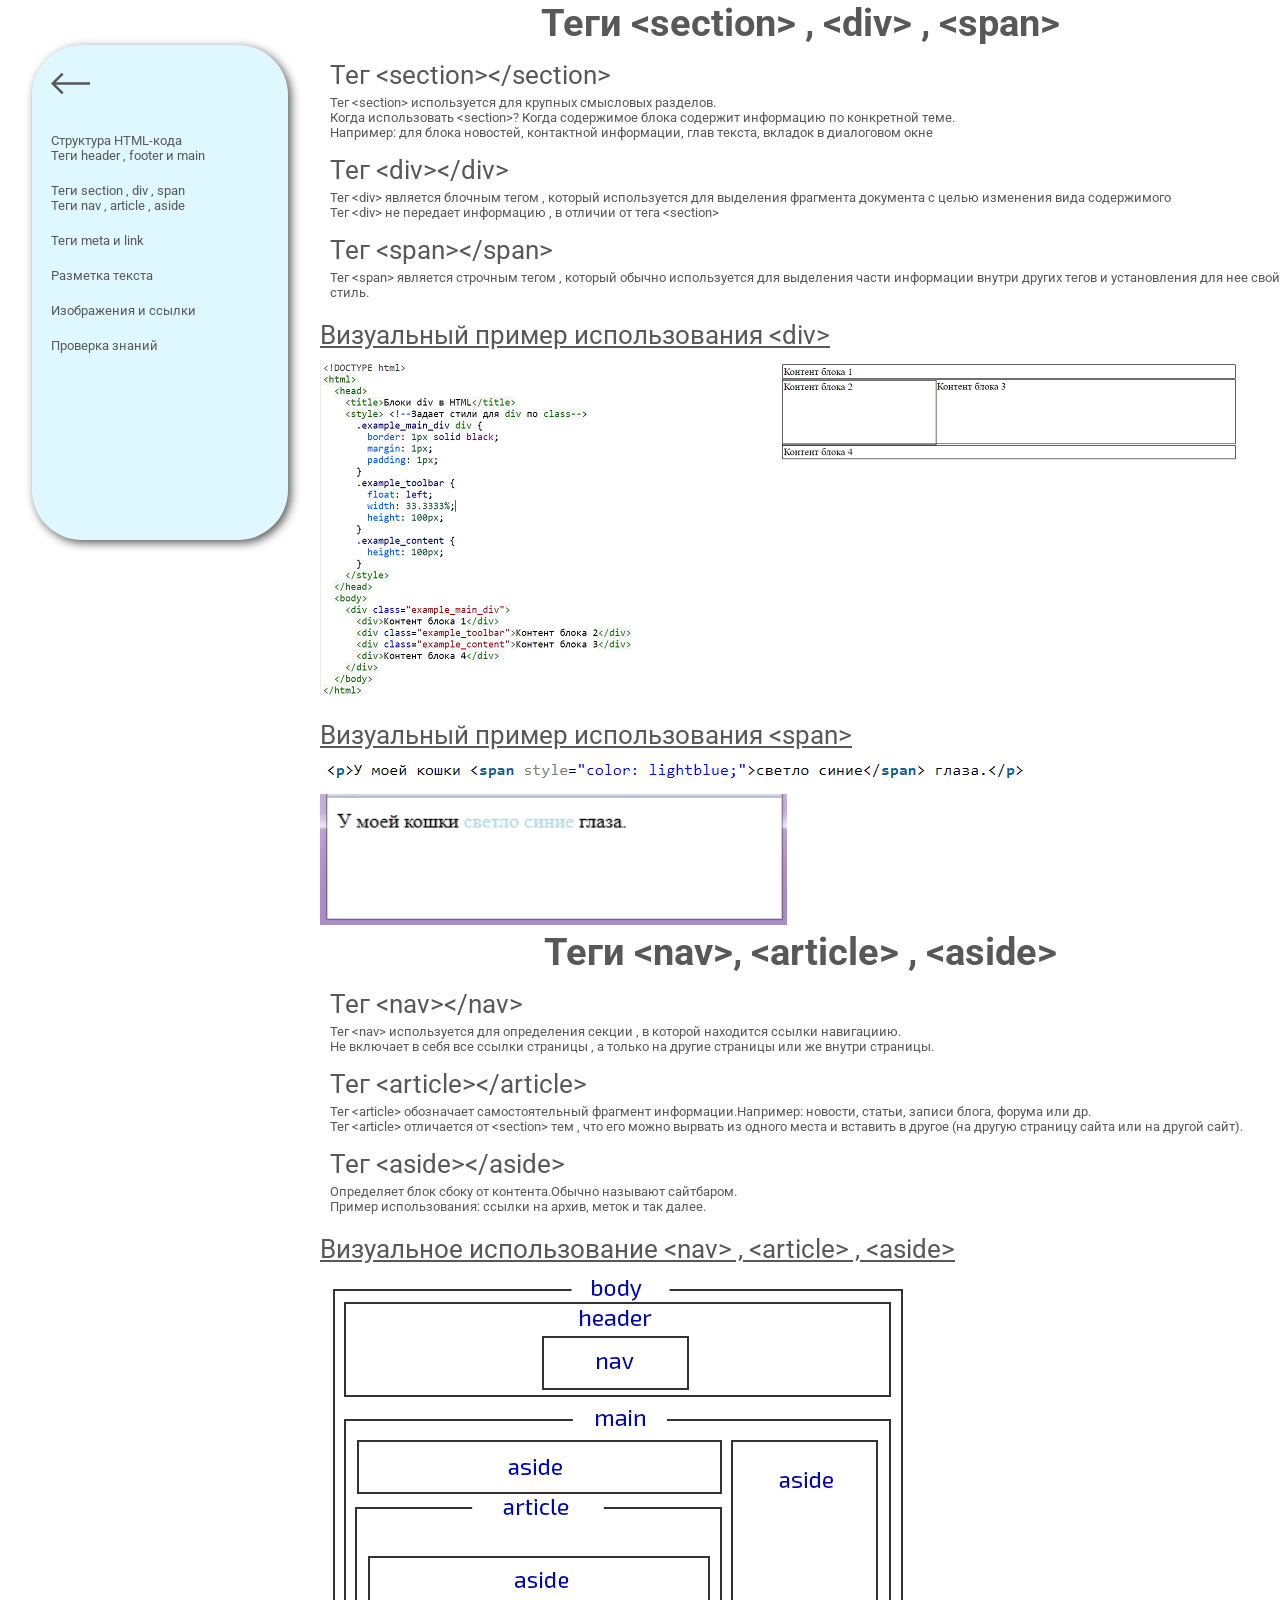
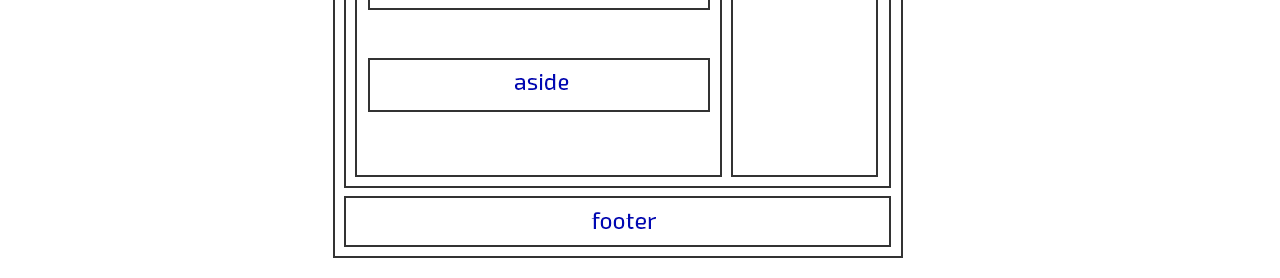
<file: courser/BasicHTML/basichtml1.html>
<!DOCTYPE html>
<html lang="ru">
    <head>
        <meta charset="utf-8">
        <meta name="viewport" content="width=device-width, initial-scale=1">
        <title>Основы HTML</title> 
        <link rel="stylesheet" href="../CSS/basicstyle.css">

        <link rel="preconnect" href="https://fonts.gstatic.com">
        <link href="https://fonts.googleapis.com/css2?family=Russo+One&display=swap" rel="stylesheet">

        <link rel="preconnect" href="https://fonts.gstatic.com">
        <link href="https://fonts.googleapis.com/css2?family=Roboto:wght@300;700&display=swap" rel="stylesheet">
    </head>
    <body>
        <section class="all">
            <aside class="ahtml">
                <a href="../../coursers.html" class="t0"><img src="IMG/iconback.svg" alt=""></a>
                <ul>
                    <!--В структуре указать про закрывающиеся и не теги и про блочные и строчные-->
                    <a href="basichtml0.html" class="t1" ><li>Структура HTML-кода<br>
                        Теги header , footer и main</li></a>
                    <a href="basichtml1.html" class="t2"><li>Теги section , div , span<br>
                        Теги nav , article , aside</li></a>
                    <a href="basichtml2.html" class="t3"><li>Теги meta и link</li></a>
                    <a href="basichtml3.html" class="t4"><li>Разметка текста</li></a>
                    <a href="basichtml4.html" class="t5"><li>Изображения и ссылки</li></a>
                    <a href="test1.html" class="t6"><li>Проверка знаний</li></a>
                </ul>
            </aside>

            <main>
            <section class="info">

                <!--Теги section div span-->
                <h1>Теги &lt;section&gt; , &lt;div&gt; , &lt;span&gt;</h1>
                <dl>
                    <dt>Тег &lt;section&gt;&lt;/section&gt;</dt>
                    <dd> Тег &lt;section&gt; используется для крупных смысловых разделов. 
                       <br> Когда использовать &lt;section&gt;? Когда содержимое блока содержит информацию по конкретной теме.
                       <br> Например: для блока новостей, контактной информации, глав текста, вкладок в диалоговом окне 
                    </dd> 


                    <dt>Тег &lt;div&gt;&lt;/div&gt;</dt>
                    <dd>Тег &lt;div&gt; является блочным тегом , который используется для выделения фрагмента документа с целью изменения вида содержимого
                       <br> Тег &lt;div&gt; не передает информацию , в отличии от тега &lt;section&gt; </dd>

                    <dt>Тег &lt;span&gt;&lt;/span&gt;</dt>
                    <dd>Тег &lt;span&gt является строчным тегом , который обычно используется для выделения части информации внутри других тегов и установления для нее свой стиль.</dd>

                </dl>
                <p> <u>Визуальный пример использования &lt;div&gt;</u> </p>
                <img src="IMG/div.png" alt="Использование div">

                <p><u>Визуальный пример использования &lt;span&gt;</u> </p>
                <img src="IMG/span1.png" alt="Код для span">
                <img src="IMG/span2.png" alt="Изменения на странице">


                  <!--nav article aside-->

                <h2>Теги &lt;nav&gt;, &lt;article&gt; , &lt;aside&gt;</h2>
                <dl>
                    <dt>Тег &lt;nav&gt;&lt;/nav&gt;</dt>
                    <dd>Тег &lt;nav&gt; используется для определения секции , в которой находится ссылки навигациию.
                        <br>Не включает в себя все ссылки страницы , а только на другие страницы или же внутри страницы. </dd>

                    <dt>Тег &lt;article&gt;&lt;/article&gt;</dt>
                    <dd>Тег &lt;article&gt; обозначает самостоятельный фрагмент информации.Например: новости, статьи, записи блога, форума или др.
                        <br>Тег &lt;article&gt;  отличается от  &lt;section&gt; тем , что его можно вырвать из одного места и вставить в другое (на другую страницу сайта или на другой сайт).</dd>

                    <dt>Тег &lt;aside&gt;&lt;/aside&gt;</dt>
                    <dd>Определяет блок сбоку от контента.Обычно называют сайтбаром.
                       <br> Пример использования: ссылки на архив, меток и так далее. </dd>
                </dl>
                <p><u>Визуальное использование &lt;nav&gt; , &lt;article&gt; , &lt;aside&gt; </u></p>
                <img src="IMG/naa.png" alt="Расположение тегов nav , article , aside">
            </section>
            </main>

        </section>
    </body>

</html>
</file>
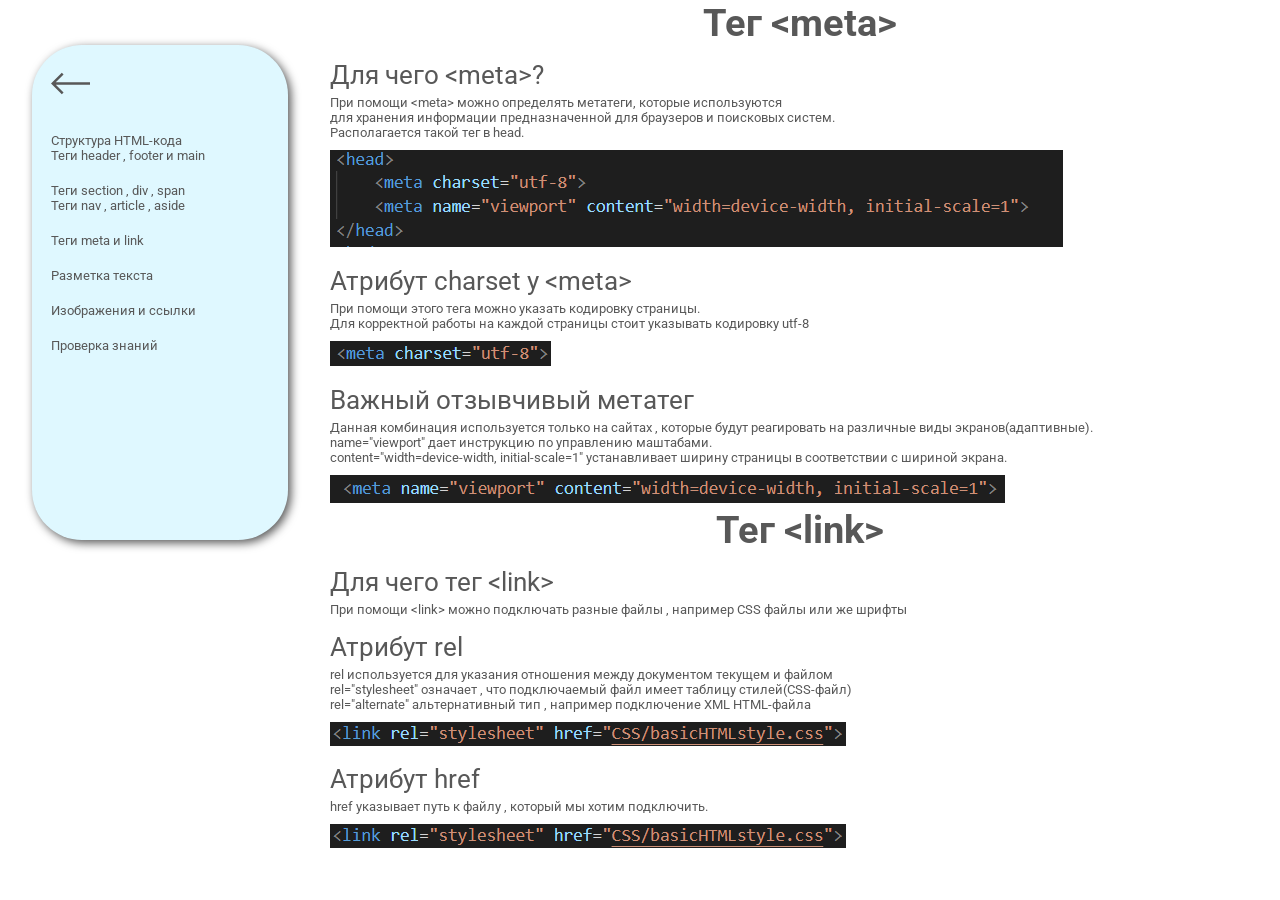
<file: courser/BasicHTML/basichtml2.html>
<!DOCTYPE html>
<html lang="ru">
    <head>
        <meta charset="utf-8">
        <meta name="viewport" content="width=device-width, initial-scale=1">
        <title>Основы HTML</title> 
        <link rel="stylesheet" href="../CSS/basicstyle.css">

        <link rel="preconnect" href="https://fonts.gstatic.com">
        <link href="https://fonts.googleapis.com/css2?family=Russo+One&display=swap" rel="stylesheet">

        <link rel="preconnect" href="https://fonts.gstatic.com">
        <link href="https://fonts.googleapis.com/css2?family=Roboto:wght@300;700&display=swap" rel="stylesheet">
    </head>
    <body>
        <section class="all">
            <aside class="ahtml">
                <a href="../../coursers.html" class="t0"><img src="IMG/iconback.svg" alt=""></a>
                <ul>
                    <!--В структуре указать про закрывающиеся и не теги и про блочные и строчные-->
                    <a href="basichtml0.html" class="t1" ><li>Структура HTML-кода<br>
                        Теги header , footer и main</li></a>
                    <a href="basichtml1.html" class="t2"><li>Теги section , div , span<br>
                        Теги nav , article , aside</li></a>
                    <a href="basichtml2.html" class="t3"><li>Теги meta и link</li></a>
                    <a href="basichtml3.html" class="t4"><li>Разметка текста</li></a>
                    <a href="basichtml4.html" class="t5"><li>Изображения и ссылки</li></a>
                    <a href="test1.html" class="t6"><li>Проверка знаний</li></a>
                </ul>
            </aside>

            <main>
            <section class="info">

                <!--Тег meta-->
                <h1>Тег &lt;meta&gt; </h1>
                <dl>
                    <dt>Для чего &lt;meta&gt;?</dt>
                    <dd> При помощи &lt;meta&gt; можно определять метатеги, которые используются 
                       <br> для хранения информации предназначенной для браузеров и поисковых систем.
                       <br>Располагается такой тег в head. 
                    </dd>
                    <img src="IMG/hme.png" alt="Метатег в head"> 


                    <dt>Атрибут charset у &lt;meta&gt;</dt>
                    <dd>При помощи этого тега можно указать кодировку страницы.
                       <br> Для корректной работы на каждой страницы стоит указывать кодировку utf-8 
                    </dd>
                    <img src="IMG/utf.png" alt="Пример кода utf-8">

                    <dt>Важный отзывчивый метатег</dt>
                    <dd>Данная комбинация используется только на сайтах , которые будут реагировать на различные виды экранов(адаптивные).
                        <br> name="viewport" дает инструкцию по управлению маштабами.
                        <br> content="width=device-width, initial-scale=1" устанавливает ширину страницы в соответствии с шириной экрана.
                    </dd>
                    <img src="IMG/vie.png" alt="vie">
                </dl>


                  <!--link-->

                <h2>Тег &lt;link&gt;</h2>
                <dl>
                    <dt>Для чего тег &lt;link&gt;</dt>
                    <dd>При помощи &lt;link&gt; можно подключать разные файлы , например CSS файлы или же шрифты </dd>

                    <dt>Атрибут rel</dt>
                    <dd>rel используется для указания отношения между документом текущем и файлом
                        <br> rel="stylesheet" означает , что подключаемый файл имеет таблицу стилей(CSS-файл)
                        <br> rel="alternate" альтернативный тип , например подключение XML HTML-файла
                        <br> <img src="IMG/rel.png" alt="Ипольщование rel">
                    </dd>

                    <dt>Атрибут href</dt>
                    <dd>href указывает путь к файлу , который мы хотим подключить.
                       <br><img src="IMG/rel.png" alt="HREF"> </dd>
                </dl>
            </section>
            </main>

        </section>
    </body>

</html>
</file>
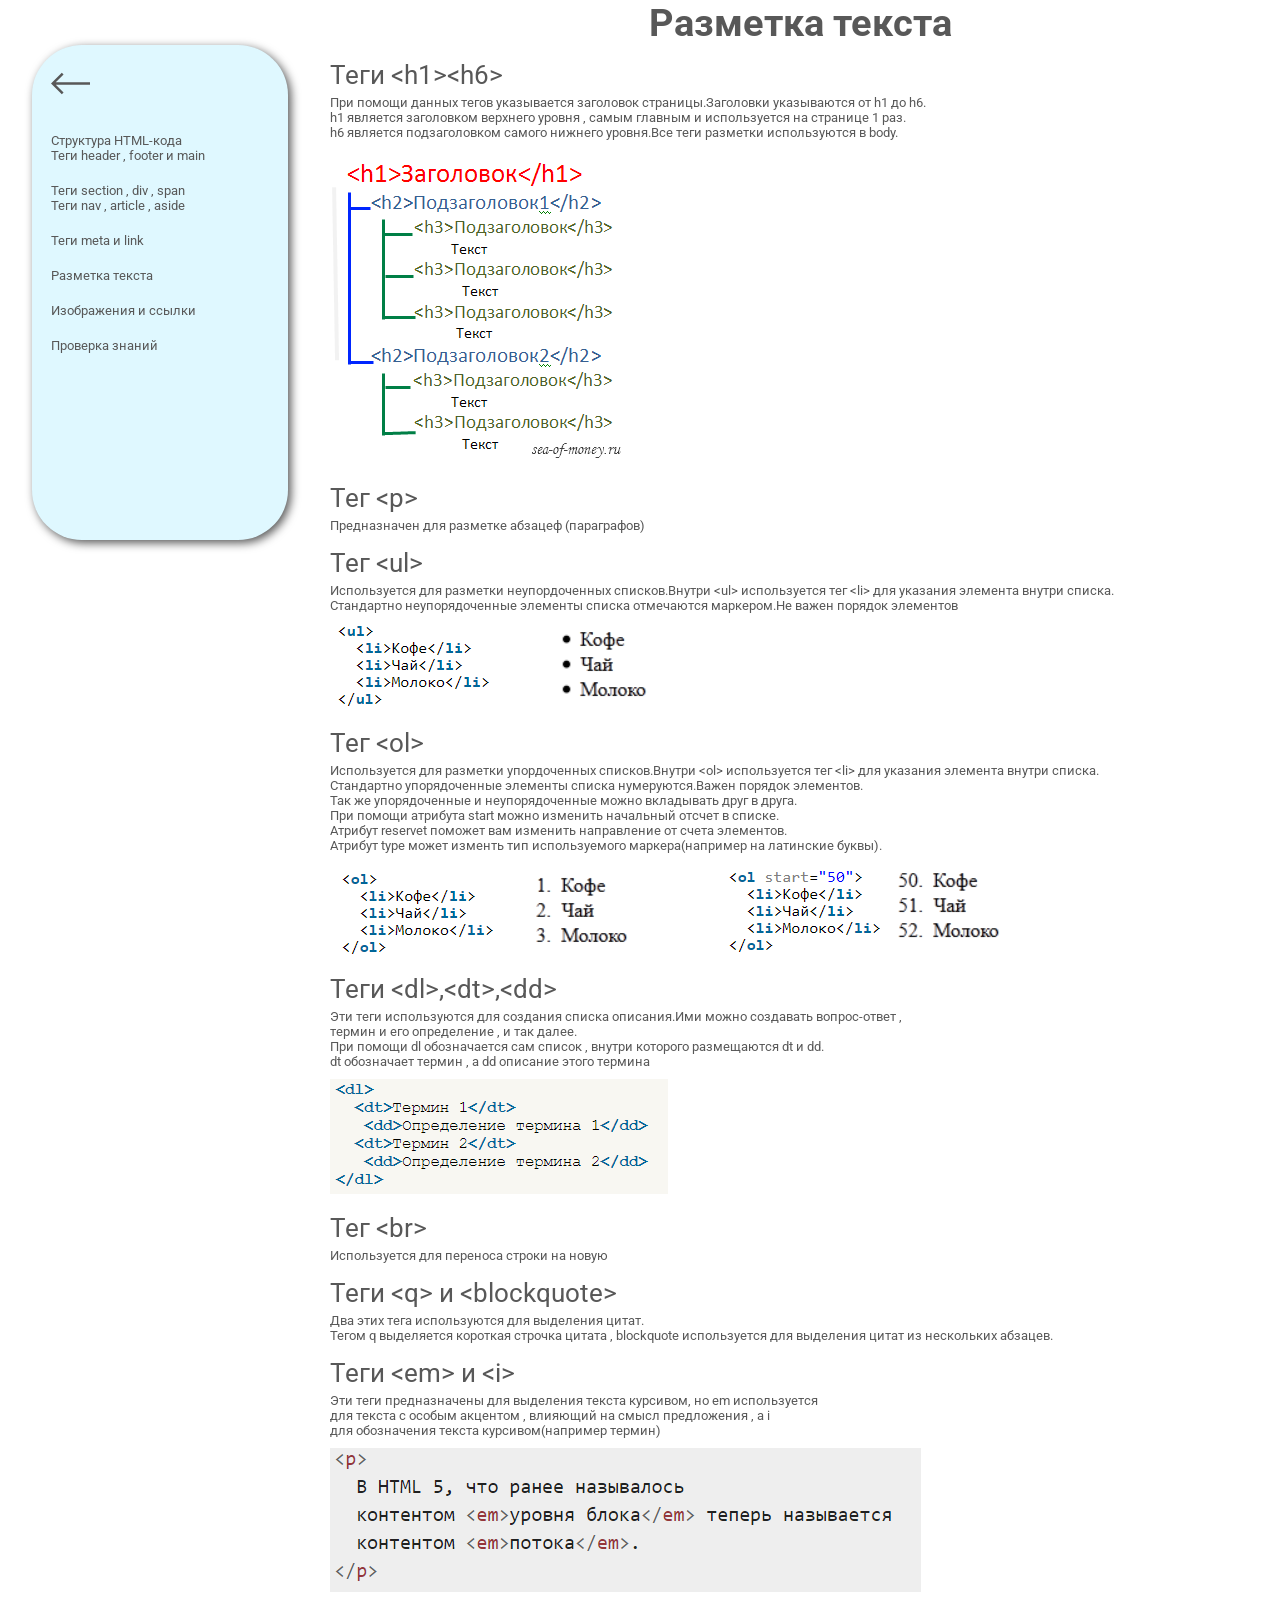
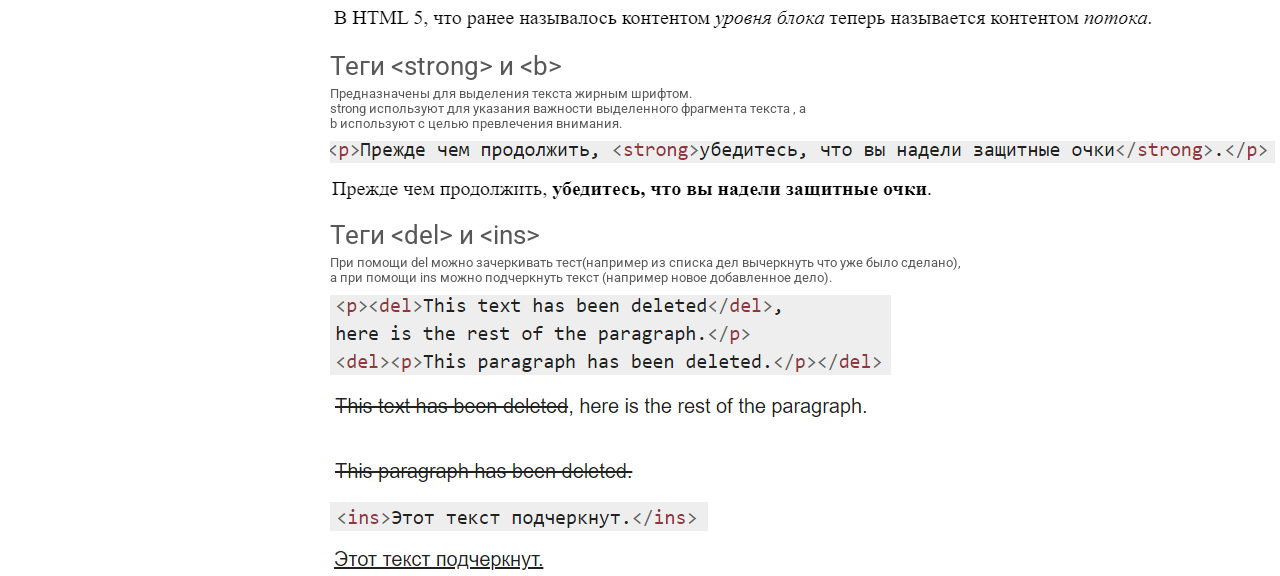
<file: courser/BasicHTML/basichtml3.html>
<!DOCTYPE html>
<html lang="ru">
    <head>
        <meta charset="utf-8">
        <meta name="viewport" content="width=device-width, initial-scale=1">
        <title>Основы HTML</title> 
        <link rel="stylesheet" href="../CSS/basicstyle.css">

        <link rel="preconnect" href="https://fonts.gstatic.com">
        <link href="https://fonts.googleapis.com/css2?family=Russo+One&display=swap" rel="stylesheet">

        <link rel="preconnect" href="https://fonts.gstatic.com">
        <link href="https://fonts.googleapis.com/css2?family=Roboto:wght@300;700&display=swap" rel="stylesheet">
    </head>
    <body>
        <section class="all">
            <aside class="ahtml">
                <a href="../../coursers.html" class="t0"><img src="IMG/iconback.svg" alt=""></a>
                <ul>
                    <a href="basichtml0.html" class="t1" ><li>Структура HTML-кода<br>
                        Теги header , footer и main</li></a>
                    <a href="basichtml1.html" class="t2"><li>Теги section , div , span<br>
                        Теги nav , article , aside</li></a>
                    <a href="basichtml2.html" class="t3"><li>Теги meta и link</li></a>
                    <a href="basichtml3.html" class="t4"><li>Разметка текста</li></a>
                    <a href="basichtml4.html" class="t5"><li>Изображения и ссылки</li></a>
                    <a href="test1.html" class="t6"><li>Проверка знаний</li></a>
                </ul>
            </aside>

            <main>
            <section class="info">

                <!--Разметка текста-->
                <h1>Разметка текста</h1>
                <dl>
                    <dt>Теги &lt;h1&gt;&lt;h6&gt;</dt>
                    <dd>При помощи данных тегов указывается заголовок страницы.Заголовки указываются от h1 до h6.
                        <br>h1 является заголовком верхнего уровня , самым главным и используется на странице 1 раз.
                        <br>h6 является подзаголовком самого нижнего уровня.Все теги разметки используются в body.
                    </dd>
                    <img src="IMG/h.png" alt="Иерархия заголовков"> 

                    <dt>Тег &lt;p&gt;</dt>
                    <dd>Предназначен для разметке абзацеф (параграфов)</dd>

                    <dt>Тег &lt;ul&gt;</dt>
                    <dd>Используется для разметки неупордоченных списков.Внутри &lt;ul&gt; используется тег &lt;li&gt; для указания элемента внутри списка.
                        <br>Стандартно неупорядоченные элементы списка отмечаются маркером.Не важен порядок элементов</dd>
                    <img src="IMG/ul1.png" alt="Код неупорядоченных списков">
                    <img src="IMG/ul2.png" alt="Итог неупорядоченного списка">

                    <dt>Тег &lt;ol&gt;</dt>
                    <dd>Используется для разметки упордоченных списков.Внутри &lt;ol&gt; используется тег &lt;li&gt; для указания элемента внутри списка.
                        <br>Стандартно упорядоченные элементы списка нумеруются.Важен порядок элементов.
                        <br> Так же упорядоченные и неупорядоченные можно вкладывать друг в друга.
                        <br>При помощи атрибута start можно изменить начальный отсчет в списке.
                        <br>Атрибут reservet поможет вам изменить направление от счета элементов.
                        <br>Атрибут type может изменть тип используемого маркера(например на латинские буквы).</dd>
                    <img src="IMG/ol1.png" alt="Код упорядоченного списка">
                    <img src="IMG/ol2.png" alt="Итог упорядоченного списка">
                    <img src="IMG/sol.png" alt="Код упорядоченного списка">
                    <img src="IMG/sol2.png" alt="Итог упорядоченного списка">


                    <dt>Теги &lt;dl&gt;,&lt;dt&gt;,&lt;dd&gt;</dt>
                    <dd>Эти теги используются для создания списка описания.Ими можно создавать вопрос-ответ ,
                        <br> термин и его определение , и так далее.
                        <br> При помощи dl обозначается сам список , внутри которого размещаются dt и dd.
                        <br> dt обозначает термин , а dd описание этого термина
                    </dd>
                    <img src="IMG/dl.png" alt="Список описания">

                    <dt>Тег &lt;br&gt; </dt>
                    <dd>Используется для переноса строки на новую </dd>

                    <dt>Теги &lt;q&gt; и &lt;blockquote&gt;</dt>
                    <dd>Два этих тега используются для выделения цитат.
                        <br>Тегом q выделяется короткая строчка цитата , blockquote используется для выделения цитат из нескольких абзацев. </dd>

                    <dt>Теги &lt;em&gt; и &lt;i&gt;</dt>
                    <dd>Эти теги предназначены для выделения текста курсивом, но em используется
                        <br> для текста с особым акцентом , влияющий на смысл предложения , а i 
                        <br> для обозначения текста курсивом(например термин)</dd>
                    <img src="IMG/em1.png" alt="Код с em">
                    <img src="IMG/em2.png" alt="Результат с em">

                    <dt>Теги &lt;strong&gt; и &lt;b&gt;</dt>
                    <dd>Предназначены для выделения текста жирным шрифтом.
                        <br> strong используют для указания важности выделенного фрагмента текста , а
                        <br> b используют с целью превлечения внимания. </dd>
                    <img src="IMG/strong1.png" alt="Код strong">
                    <img src="IMG/strong2.png" alt="Итог strong">

                    <dt>Теги &lt;del&gt; и &lt;ins&gt;</dt>
                    <dd>При помощи del можно зачеркивать тест(например из списка дел вычеркнуть что уже было сделано),
                        <br> а при помощи ins можно подчеркнуть текст (например новое добавленное дело). </dd>
                    <img src="IMG/del1.png" alt="Код с del">
                    <br><img src="IMG/del2.png" alt="Итог с del">
                    <br><img src="IMG/ins1.png" alt="Код с ins">
                    <br><img src="IMG/ins2.png" alt="Итог с ins">
                </dl>
            </section>
            </main>

        </section>
    </body>

</html>
</file>
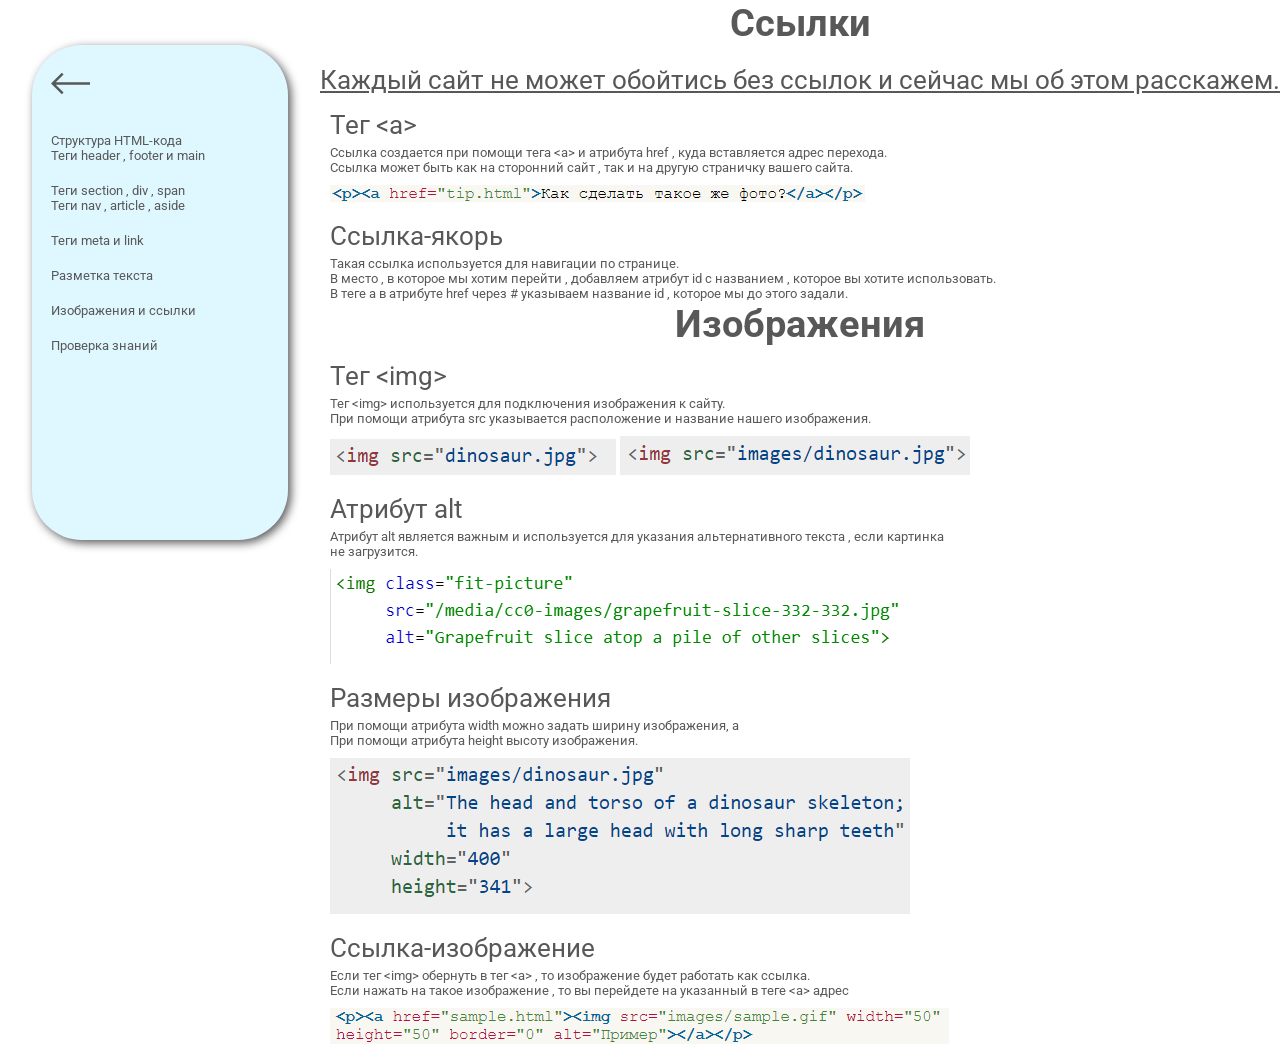
<file: courser/BasicHTML/basichtml4.html>
<!DOCTYPE html>
<html lang="ru">
    <head>
        <meta charset="utf-8">
        <meta name="viewport" content="width=device-width, initial-scale=1">
        <title>Основы HTML</title> 
        <link rel="stylesheet" href="../CSS/basicstyle.css">

        <link rel="preconnect" href="https://fonts.gstatic.com">
        <link href="https://fonts.googleapis.com/css2?family=Russo+One&display=swap" rel="stylesheet">

        <link rel="preconnect" href="https://fonts.gstatic.com">
        <link href="https://fonts.googleapis.com/css2?family=Roboto:wght@300;700&display=swap" rel="stylesheet">
    </head>
    <body>
        <div class="all">
            <aside class="ahtml">
                <a href="../../coursers.html" class="t0"><img src="IMG/iconback.svg" alt=""></a>
                <ul>
                    <!--В структуре указать про закрывающиеся и не теги и про блочные и строчные-->
                    <a href="basichtml0.html" class="t1" ><li>Структура HTML-кода<br>
                        Теги header , footer и main</li></a>
                    <a href="basichtml1.html" class="t2"><li>Теги section , div , span<br>
                        Теги nav , article , aside</li></a>
                    <a href="basichtml2.html" class="t3"><li>Теги meta и link</li></a>
                    <a href="basichtml3.html" class="t4"><li>Разметка текста</li></a>
                    <a href="basichtml4.html" class="t5"><li>Изображения и ссылки</li></a>
                    <a href="test1.html" class="t6"><li>Проверка знаний</li></a>
                </ul>
            </aside>

            <main>
            <section class="info">

                <!--Ссылки-->
                <h1>Ссылки</h1>
                <p><u>Каждый сайт не может обойтись без ссылок и сейчас мы об этом расскажем.</u></p>
                <dl>
                    <dt>Тег &lt;a&gt;</dt>
                    <dd>Ссылка создается при помощи тега &lt;a&gt; и атрибута href , куда вставляется адрес перехода.
                        <br>Ссылка может быть как на сторонний сайт , так и на другую страничку вашего сайта.</dd>
                    <img src="IMG/a.png" alt="Использование тега a">

                    <dt>Ссылка-якорь</dt>
                    <dd>Такая ссылка используется для навигации по странице.
                        <br>В место , в которое мы хотим перейти , добавляем атрибут id с названием , которое вы хотите использовать.
                        <br>В теге a в атрибуте href через # указываем название id , которое мы до этого задали. </dd>
                </dl>


                  <!--Изображения-->

                <h2>Изображения</h2>
                <dl>
                    <dt>Тег &lt;img&gt;</dt>
                    <dd>Тег &lt;img&gt; используется для подключения изображения к сайту.
                        <br>При помощи атрибута src указывается расположение и название нашего изображения. </dd>
                    <img src="IMG/img1.png" alt="Использование тега img">
                    <img src="IMG/img2.png" alt="Использование тега img">

                    <dt>Атрибут alt</dt>
                    <dd>Атрибут alt является важным и используется для указания альтернативного текста , если картинка 
                        <br>не загрузится.
                    </dd>
                    <img src="IMG/alt.png" alt="Использование alt">

                    <dt>Размеры изображения</dt>
                    <dd>При помощи атрибута width можно задать ширину изображения, а 
                        <br>При помощи атрибута height высоту изображения. </dd>
                    <img src="IMG/size.png" alt="Задаем размеры">

                    <dt>Ссылка-изображение</dt>
                    <dd>Если тег &lt;img&gt; обернуть в тег &lt;a&gt; , то изображение будет работать как ссылка.
                        <br>Если нажать на такое изображение , то вы перейдете на указанный в теге &lt;a&gt; адрес  </dd>
                    <img src="IMG/aimg.png" alt="Создание ссылки изображения">
                </dl>
            </div>
            </main>

        </div>
    </body>

</html>
</file>
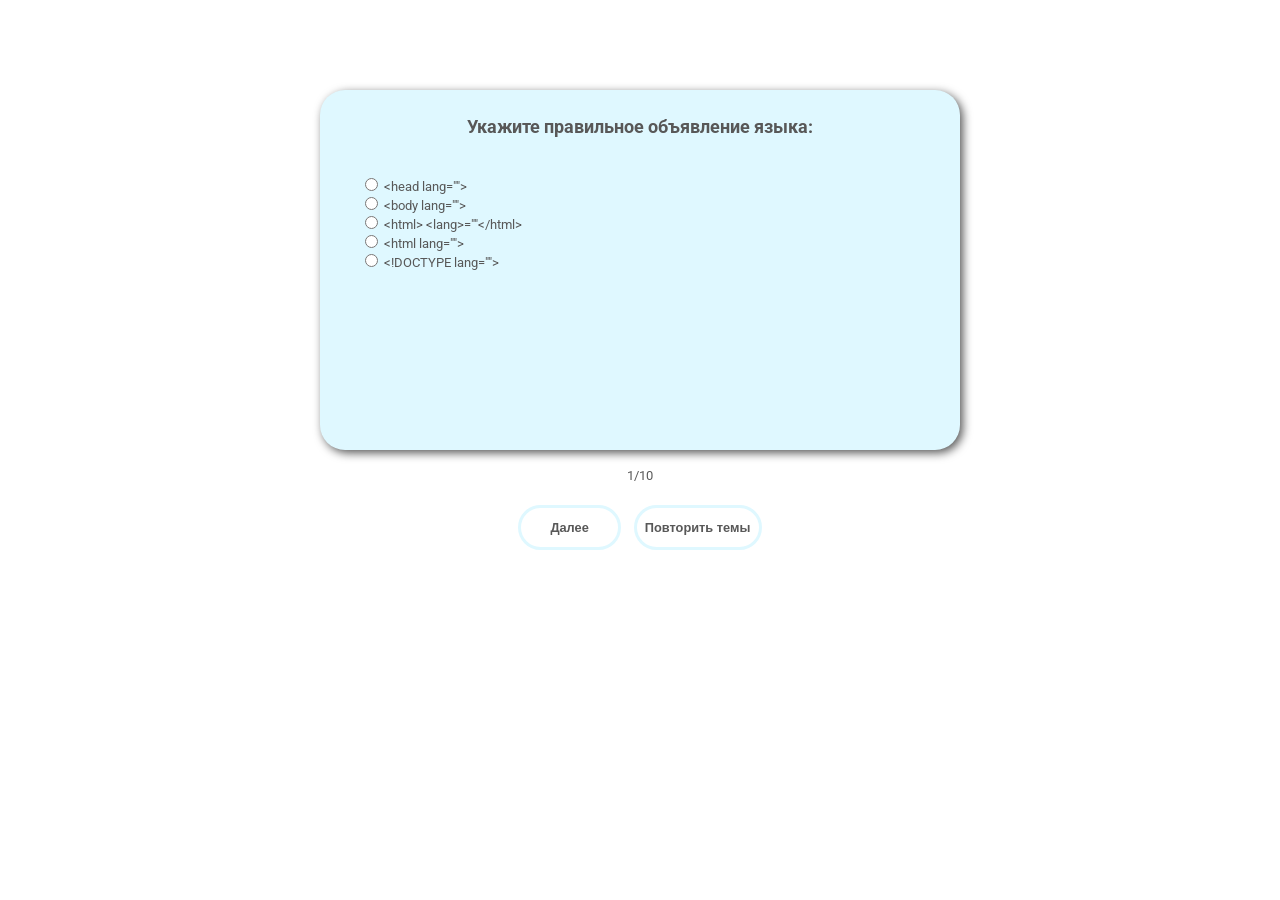
<file: courser/BasicHTML/test1.html>
<!DOCTYPE html>
<html lang="ru">
    <head>
        <meta charset="utf-8">
        <meta name="viewport" content="width=device-width, initial-scale=1">      
        <link rel="stylesheet" href="teststyle.css">

        <link rel="preconnect" href="https://fonts.gstatic.com">
        <link href="https://fonts.googleapis.com/css2?family=Russo+One&display=swap" rel="stylesheet">

        <link rel="preconnect" href="https://fonts.gstatic.com">
        <link href="https://fonts.googleapis.com/css2?family=Roboto:wght@300;700&display=swap" rel="stylesheet">
    </head>
    <body>
        <div class="test" id="test">
            <!--Блок с вопросами-->
            <div class="test-questions" id="questions">
                <!--<div class="test-questions-item">  Блок с элементами

                    <div class="test-questions-item_question">Вопрос 1</div> Блок с вопросом
                    <ul class="test-questions-item_answers">  Блок с ответом
                        <li>
                            <label>
                                <input type="radio" name="q1">
                                Ответ 1
                            </label>
                        </li>

                        <li>
                            <label>
                                <input type="radio" name="q1">
                                Ответ 2
                            </label>
                        </li>
                    </ul>
                </div>-->
            </div>

            <!--Блок с индикаторами(кол-во отвеченных вопросов и всего)-->
            <div class="test-indicator" id="indicator">1/10</div>


            <!--Блок с результатами-->
            <div class="test-results" id="results">
                <div class="test-results-item"><!--Блок с результатами-->

                    <div class="test-results-item_question">Вопрос 1</div><!--Блок с вопросом-->
                    <ul class="test-results-item_answers"><!--Блок с ответом-->
                        <li>Ответ 1</li>
                        <li>Ответ 2</li>
                    </ul>
                </div>
            </div>

            
            <!--Блок с кнопками-->
            <div class="test-controls">
                <button class="btn-next" id="btn-next" disabled>Далее</button><!--Кнопка переход к след вопросу-->
                <button class="btn-restart" id="btn-restart">С начала</button><!--Скорее всего уберем ее.Должна появляться в конце теста-->
                <form action="basichtml0.html">
                <button class="btn-tema">Повторить темы</button>
            </form>
            </div>


        </div>

        <script src="scripts.js"></script>
    </body>

</html>
</file>
<file: CSS/style.css>
/*
* Prefixed by https://autoprefixer.github.io
* PostCSS: v7.0.29,
* Autoprefixer: v9.7.6
* Browsers: last 4 version
*/

*{
	margin: 0;
	padding: 0;
}

a{
	text-decoration: none;
}

li{
	list-style: none;
}

img{
    pointer-events: none;
}

body{
    font-family: 'Russo One', sans-serif;
    overflow: hidden;
    color: #585858;
}

main{
    width: 100vw;
    height: 100vh;
    display: -webkit-box;
    display: -ms-flexbox;
    display: flex;
}

div.h{
    width: 55vw;
    height: 100vh;
}

.h h1{
    font-size: 5vw;
    font-weight: lighter;
    margin-top: 15vw;
    margin-left: 3vw;
}

.h h2{
    font-size: 2vw;
    font-weight: lighter;
    line-height: 4vw;
    margin-left: 3vw;
    
}


button{
    width: 25vw;
    height: 12vh;
    margin-top: 10vw;
    margin-left: 15vw;
    font-size: 1.5vw;
    font-weight: bold;
    color: #585858;
    border: 3px solid #9966ff;
    border-radius: 50px;
    background-color: transparent;
}

div.img{
    width: 45vw;
    height: 100%;
}

img{
    width: 90%;
    height: 90%;
    margin-top: 2vw;
    overflow: hidden;
}

button:hover{
    color: white;
    background-color: #9966ff;
    -webkit-box-shadow: 5px 2px 20px #9966ff;
            box-shadow: 5px 2px 20px #9966ff;
}


@media ( max-width: 1070px) {
    img{
        display: none;
    }

    .back{
        position: absolute;
        width: 100vw;
        height: 70vw;
        top: 5vw;
        left: 5vw;
        background-image: url(../IMG/Web_SVG.svg);
        background-repeat: no-repeat;
        background-size: contain;
        opacity: 0.5;
        z-index: 0;
    }

    main{
        -webkit-box-orient: vertical;
        -webkit-box-direction: normal;
            -ms-flex-direction: column;
                flex-direction: column;
        -webkit-box-align: center;
            -ms-flex-align: center;
                align-items: center;
    }
    
    div.h{
        width: 100vw;
        text-align: center;
        z-index: 1;
    }

    .h h1{
        font-size: 8vw;
        font-weight: bold;
        margin-left: 0vw;
    }
    
    .h h2{
        font-size: 3.5vw;
        font-weight: 500;
        margin-left: 0vw;
        
    }

    button{
        width: 40vw;
        margin-top: 13vw;
        margin-left: 0vw;
        font-size: 2.5vw;
    }
}


@media (max-width: 510px){
    .back{
        width: 100vw;
        height: 100vw;
        top: 20vw;
        left: 20vw;
    }

    div.h{
        margin-top: 18vw;
    }

    .h h1{
        font-size: 10vw;
    }
    
    .h h2{
        font-size: 6vw;
        line-height: 12vw;
        
    }
    
    button{
        width: 70vw;
        height: 10vh;
        margin-top: 30vw;
        font-size: 6vw;
    }
}
</file>
<file: CSS/courserstyle.css>
/*
* Prefixed by https://autoprefixer.github.io
* PostCSS: v7.0.29,
* Autoprefixer: v9.7.6
* Browsers: last 4 version
*/

*{
	margin: 0;
	padding: 0;
}

a{
	text-decoration: none;
    color: #585858;
    display: -webkit-box;
    display: -ms-flexbox;
    display: flex;
}

a:hover{
    text-decoration: none;
    color: #585858;
    
}

a:link{
    text-decoration: none;
    color: none;
}

li{
	list-style: none;
}

img{
    pointer-events: none;
}

body{
    font-family: 'Russo One', sans-serif;

}

main{
    width: 90vw;
    height: 100vh;
    margin-left: auto;
    margin-right: auto;
    display: -webkit-box;
    display: -ms-flexbox;
    display: flex;
    -webkit-box-orient: vertical;
    -webkit-box-direction: normal;
        -ms-flex-direction: column;
            flex-direction: column;
}

.row1,
.row2{
    display: -webkit-box;
    display: -ms-flexbox;
    display: flex;
    margin-left: auto;
    margin-right: auto;
}

/*38vw*/

.BasicsHTML ,
.BasicsCSS ,
.BasicsHTMLCSS1,
.BasicsHTMLCSS2{
    width: 38vw;
    height: 38vh;
    margin-top: 50px;
    margin-right: 2vw;
    border-radius: 25px;
    display: -webkit-box;
    display: -ms-flexbox;
    display: flex;
}


 h2{
    font-size: 2.5vw;
    font-weight:lighter;
    margin-top: 1.5vw;
    margin-left: 2vw;
}

 p{
    font-size: 1vw;
    font-weight:lighter;
    margin-top: 1.5vw;
    margin-left: 2vw;
}

.text{
    width: 100vw;
}

img{
    width: 50vw;
    margin-top: 2vw;
    margin-right: 2vw;
    overflow: hidden;
}

.BasicsHTML:hover,
.BasicsCSS:hover ,
.BasicsHTMLCSS1:hover,
.BasicsHTMLCSS2:hover{
    width: 38.5vw;
    height: 38.5vh;
    -webkit-transition: 0.3s;
    -o-transition: 0.3s;
    transition: 0.3s;
    margin-top: 45px;
    margin-right: 1.5vw;
}

.BasicsHTML{
    background-color: #dff8ff;
}

.BasicsCSS{
    background-color: #fbf2e7;
}

.BasicsHTMLCSS1{
    background-color: #e4d8ff;
}

.BasicsHTMLCSS2{
    background-color: #ace5ba;
}



@media ( max-width: 1070px) {
    .row1,
    .row2{
    display: -webkit-box;
    display: -ms-flexbox;
    display: flex;
    -webkit-box-orient: vertical;
    -webkit-box-direction: normal;
        -ms-flex-direction: column;
            flex-direction: column;
    margin-left: auto;
    margin-right: auto;
}

    .BasicsHTML ,
    .BasicsCSS ,
    .BasicsHTMLCSS1,
    .BasicsHTMLCSS2{
        width: 500px;
        height: 400px;
}

    h2{
        font-size: 6vw;
        margin-top: 4vw;
        margin-left: 3vw;
}

    p{
        font-size: 3.5vw;
        margin-top: 4vw;
        margin-left: 3vw;
}

}


@media (max-width: 510px){
    .BasicsHTML ,
    .BasicsCSS ,
    .BasicsHTMLCSS1,
    .BasicsHTMLCSS2{
        width: 400px;
        height: 300px;
}

    h2{
        font-size: 10vw;
        margin-top: 7vw;
        margin-left: 5vw;
}

    p{
        font-size: 5vw;
        margin-top: 7vw;
        margin-left: 5vw;
}
}
</file>
<file: courser/CSS/basicstyle.css>
/*
* Prefixed by https://autoprefixer.github.io
* PostCSS: v7.0.29,
* Autoprefixer: v9.7.6
* Browsers: last 4 version
*/

*{
	margin: 0;
	padding: 0;
}

a{
	text-decoration: none;
    color: #585858;
    display: -webkit-box;
    display: -ms-flexbox;
    display: flex;
}

a:hover{
    text-decoration: none;
    color: #585858;
    
}

a:link{
    text-decoration: none;
    color: none;
}

li{
	list-style: none;
}

img{
    pointer-events: none;
}


body{
    display: -webkit-box;
    display: -ms-flexbox;
    display: flex;
    font-family: 'Roboto', sans-serif;
}


aside{
    width: 20vw;
    height: 55vh;
    margin-left: 2.5vw;
    margin-top: 5vh;
    font-size: 1vw;
    border-radius: 50px;
    -webkit-box-shadow: 3px 3px 10px #585858;
            box-shadow: 3px 3px 10px #585858; 
    background-color: #dff8ff;
    position: fixed;
}

.ahtml{
    background-color: #dff8ff;
}

.acss{
    background-color: #fbf2e7;
}

aside img{
    width: 3vw;
    height: 3vh;
    margin-left: 1.5vw;
    margin-top: 25px;
    margin-bottom: 2vw;
}

aside ul{
    margin-top: 10px;
    margin-left: 1.5vw;
}

aside li{
    margin-bottom: 20px;
}

.t0:hover ,
.t1:hover ,
.t2:hover ,
.t3:hover ,
.t4:hover ,
.t5:hover ,
.t6:hover
{
    border-radius: 25px;
    background-color: azure;
}

.t7:hover ,
.t8:hover ,
.t9:hover ,
.t10:hover ,
.t11:hover ,
.t12:hover ,
.t13:hover
{
    border-radius: 25px;
    background-color: #ffefdb;
}



.info{
    width: 75vw;
    height: 100vh;
    color: #585858;
    margin-left: 25vw;
}

.info h1{
    font-size: 3vw;
    font-weight: bold;
    text-align: center;
}

.info h2{
    font-size: 3vw;
    font-weight: bold;
    text-align: center;
}

.info p{
    margin-top: 20px;
    font-size: 2vw;
}

dl{
    margin-left: 10px;
}

dt{
    font-size: 2vw;
    margin-top: 15px;
}

dd{
    font-size: 1vw;
    margin-top: 5px;
}

img{
    margin-top: 10px;
}
</file>
<file: courser/BasicCSS/teststyle2.css>
/*
* Prefixed by https://autoprefixer.github.io
* PostCSS: v7.0.29,
* Autoprefixer: v9.7.6
* Browsers: last 4 version
*/


body{
    margin: 0;
    color: #585858;
    font-family: 'Roboto', sans-serif;
}

li{
    list-style: none;
}



/*Задаем стили для наших вопросов - ответов*/
.test-questions{
    margin: 10vh auto 2vh auto;
    width: 50vw;
    height: 40vh;
    border-radius: 25px;
    background-color: #fbf2e7;
    -webkit-box-shadow: 3px 3px 10px #585858;
            box-shadow: 3px 3px 10px #585858; 
    text-align: center;
    display: -webkit-box;
    display: -ms-flexbox;
    display: flex;
    -webkit-box-orient: vertical;
    -webkit-box-direction: normal;
        -ms-flex-direction: column;
            flex-direction: column;
}

.test-questions-item{
    margin-top: 2vw;
}

.test-questions-item_question{
    font-size: 1.4vw;
    font-weight: bold;
    margin-bottom: 3vw;
}

.test-questions-item_answers{
    font-size: 1vw;
    text-align: left;
}

li:hover{
    background-color: #ffefdb;
    border-radius: 10px;
}

/*Стиль для количества пройденных вопросов*/
.test-indicator{
    width: 50vw;
    height: 3vh;
    margin: 0vw auto;
    text-align: center;
    font-size:1vw;
}


/*Задаем стили для наших кнопок*/
button{
    width: 8vw;
    height: 5vh;
    font-size: 1vw;
    font-weight: bold;
    color: #585858;
    border: 3px solid #fbf2e7;
    border-radius: 50px;
    background-color: transparent;
}

button:hover{
    color: white;
    background-color: #fbf2e7;
    -webkit-box-shadow: 5px 2px 20px #fbf2e7;
            box-shadow: 5px 2px 20px #fbf2e7;
}

/*Задаем стили для кнопки , которая появится в конце теста*/
.btn-restart{
    display: none;
}

.btn-tema{
    width: 10vw;
    margin-left: 1vw;
}

.test-controls{
    width: 19vw;
    margin: 10px auto 0px auto;
    display: -webkit-box;
    display: -ms-flexbox;
    display: flex;
}


/*Задаем стили для наших результатов*/

.test-results{
    width: 50vw;
    margin: 20px auto;
    display: none;
}

.test-results-item{
    width: 50vw;
    height: 25vh;
    margin-bottom: 3vw;
    background-color: #fbf2e7;
    border-radius: 25px;
    -webkit-box-shadow: 3px 3px 10px #585858;
            box-shadow: 3px 3px 10px #585858; 
}

.test-results-item_question{
    font-size: 1.4vw;
    font-weight: bold;
    margin-top: 40px;
    margin-bottom: 20px;
    text-align: center;
}









/*Стили ендюю.бзлдж*/

.questions--hidden,
.indicator--hidden,
.btn-next--hidden{
    display: none;
}

.results--visible,
.btn-restart--visible{
    display: block;
}

/*Стили для правильных и не правильных вариантов ответов в результате*/
.answer-valid{
    color: green;
    font-weight: bold;
}

.answer-invalid{
    color: red;
    font-weight: bold;
}
</file>
<file: courser/BasicHTML/teststyle.css>
/*
* Prefixed by https://autoprefixer.github.io
* PostCSS: v7.0.29,
* Autoprefixer: v9.7.6
* Browsers: last 4 version
*/


body{
    margin: 0;
    color: #585858;
    font-family: 'Roboto', sans-serif;
}

li{
    list-style: none;
}



/*Задаем стили для наших вопросов - ответов*/
.test-questions{
    margin: 10vh auto 2vh auto;
    width: 50vw;
    height: 40vh;
    border-radius: 25px;
    background-color: #dff8ff;
    -webkit-box-shadow: 3px 3px 10px #585858;
            box-shadow: 3px 3px 10px #585858; 
    text-align: center;
    display: -webkit-box;
    display: -ms-flexbox;
    display: flex;
    -webkit-box-orient: vertical;
    -webkit-box-direction: normal;
        -ms-flex-direction: column;
            flex-direction: column;
}

.test-questions-item{
    margin-top: 2vw;
}

.test-questions-item_question{
    font-size: 1.4vw;
    font-weight: bold;
    margin-bottom: 3vw;
}

.test-questions-item_answers{
    font-size: 1vw;
    text-align: left;
}

li:hover{
    background-color: azure;
    border-radius: 10px;
}

/*Стиль для количества пройденных вопросов*/
.test-indicator{
    width: 50vw;
    height: 3vh;
    margin: 0vw auto;
    text-align: center;
    font-size:1vw;
}


/*Задаем стили для наших кнопок*/
button{
    width: 8vw;
    height: 5vh;
    font-size: 1vw;
    font-weight: bold;
    color: #585858;
    border: 3px solid #dff8ff;
    border-radius: 50px;
    background-color: transparent;
}

button:hover{
    color: white;
    background-color: #dff8ff;
    -webkit-box-shadow: 5px 2px 20px #dff8ff;
            box-shadow: 5px 2px 20px #dff8ff;
}

/*Задаем стили для кнопки , которая появится в конце теста*/
.btn-restart{
    display: none;
}

.btn-tema{
    width: 10vw;
    margin-left: 1vw;
}

.test-controls{
    width: 19vw;
    margin: 10px auto 0px auto;
    display: -webkit-box;
    display: -ms-flexbox;
    display: flex;
}


/*Задаем стили для наших результатов*/

.test-results{
    width: 50vw;
    margin: 20px auto;
    display: none;
}

.test-results-item{
    width: 50vw;
    height: 25vh;
    margin-bottom: 3vw;
    background-color: #dff8ff;
    border-radius: 25px;
    -webkit-box-shadow: 3px 3px 10px #585858;
            box-shadow: 3px 3px 10px #585858; 
}

.test-results-item_question{
    font-size: 1.4vw;
    font-weight: bold;
    margin-top: 40px;
    margin-bottom: 20px;
    text-align: center;
}









/*Стили ендюю.бзлдж*/

.questions--hidden,
.indicator--hidden,
.btn-next--hidden{
    display: none;
}

.results--visible,
.btn-restart--visible{
    display: block;
}

/*Стили для правильных и не правильных вариантов ответов в результате*/
.answer-valid{
    color: green;
    font-weight: bold;
}

.answer-invalid{
    color: red;
    font-weight: bold;
}
</file>
